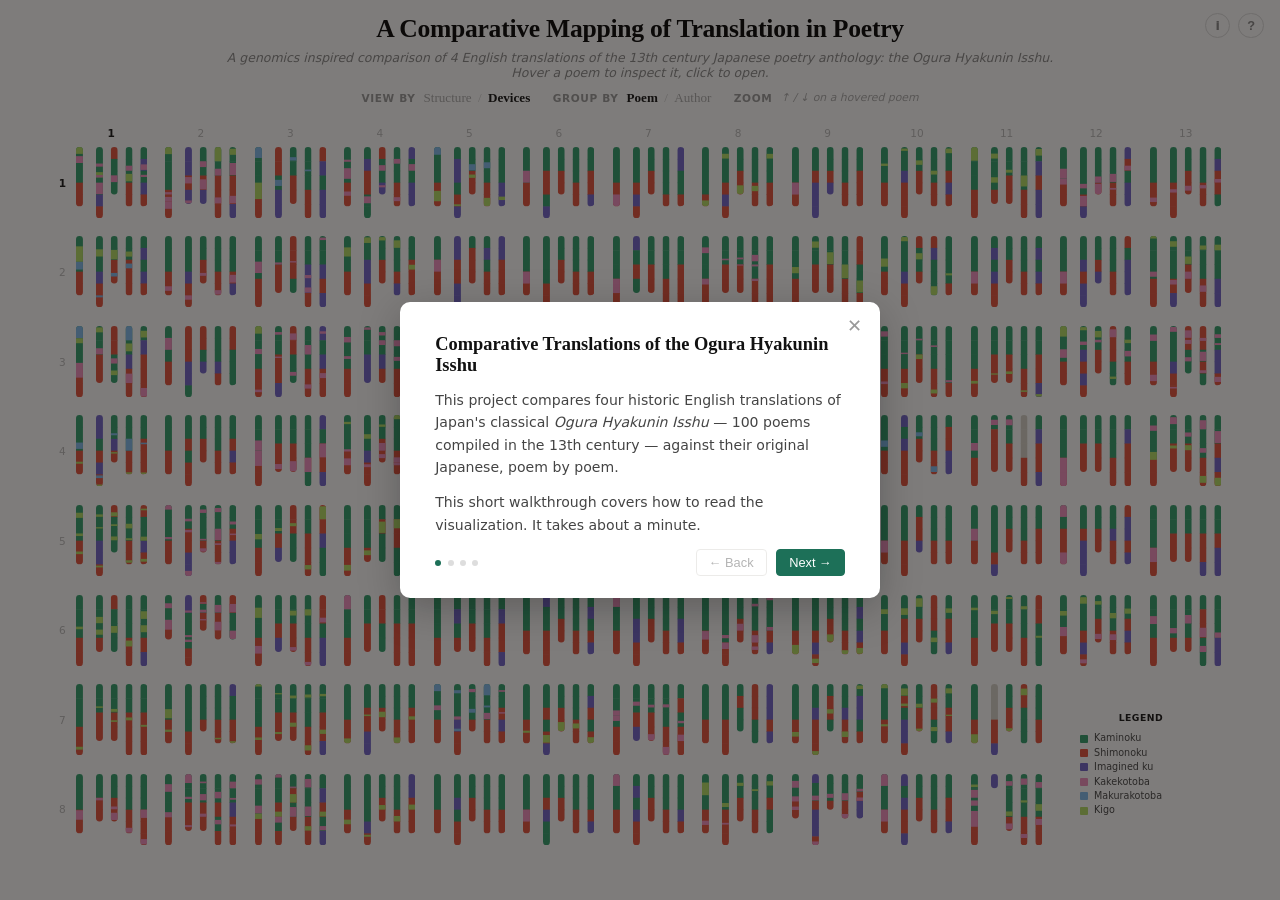
<file: index.html>
<!doctype html>
<html lang="en">
<head>
<meta charset="utf-8">
<meta name="viewport" content="width=device-width, initial-scale=1">
<title>Comparative Translations of the Ogura Hyakunin Isshu</title>
<link rel="stylesheet" href="style.css?v=52">
</head>
<body>
<div class="page">
  <div class="hd">
    <h1>A Comparative Mapping of Translation in Poetry</h1>
    <p>A genomics inspired comparison of 4 English translations of the 13th century Japanese poetry anthology: the Ogura Hyakunin Isshu. Hover a poem to inspect it, click to open.</p>
    <div class="toggles-row">
      <div class="toggle-group">
        <span class="toggle-label">View by</span>
        <div class="view-toggle" role="group" aria-label="View mode">
          <button class="vt-btn" id="vtStructure">Structure</button>
          <button class="vt-btn active" id="vtDevice">Devices</button>
        </div>
      </div>
      <div class="toggle-group">
        <span class="toggle-label">Group by</span>
        <div class="view-toggle" role="group" aria-label="Layout mode">
          <button class="vt-btn active" id="vtByPoem">Poem</button>
          <button class="vt-btn" id="vtByAuthor">Author</button>
        </div>
      </div>
      <div class="toggle-group">
        <span class="toggle-label">Zoom</span>
        <span class="zoom-hint">↑ / ↓ on a hovered poem</span>
      </div>
    </div>
    <a class="help-btn about-link" href="about.html" aria-label="About this project" title="About this project" style="right:3.1rem;">i</a>
    <button class="help-btn" id="helpBtn" aria-label="Show walkthrough" title="Show walkthrough">?</button>
  </div>
  <div class="gw" id="gw">
    <div class="grid-nav">
      <div class="col-rail" id="colRail" role="group" aria-label="Jump to column"></div>
      <div class="row-rail" id="rowRail" role="group" aria-label="Jump to row"></div>
      <!-- Static clip boundary — sized once to the grid's own resting
           footprint and never itself transformed, so #grid's zoom
           transform (scale+translate) can never visually escape this box
           no matter what the scale/centering math computes; a hard
           guarantee rather than relying purely on that math being exact. -->
      <div class="grid-clip">
      <div class="grid" id="grid">
      </div>
      <!-- Legend lives OUTSIDE #grid (a sibling, not a child) so it never
           shares #grid's zoom transform — it stays put and stays visible
           at every zoom level, in the same bottom-right corner it always
           occupied, instead of scaling/panning away with the poems.
           nextGridPos() (app.js) still reserves this same 2×2 corner when
           placing poems, so nothing else ever renders underneath it. -->
      <div class="legend">
        <strong>Legend</strong>
        <div class="legend-row"><div class="legend-swatch" style="background:#2E9E6B"></div>Kaminoku</div>
        <div class="legend-row"><div class="legend-swatch" style="background:#E5503A"></div>Shimonoku</div>
        <div class="legend-row"><div class="legend-swatch" style="background:#6F63C9"></div>Imagined ku</div>
        <div class="legend-row legend-device"><div class="legend-swatch" style="background:#F28FC0"></div>Kakekotoba</div>
        <div class="legend-row legend-device"><div class="legend-swatch" style="background:#7EBBEE"></div>Makurakotoba</div>
        <div class="legend-row legend-device"><div class="legend-swatch" style="background:#B4DE65"></div>Kigo</div>
      </div>
      </div>
    </div>
    <div class="author-grids" id="authorGrids" style="display:none;"></div>
  </div>
</div>

<!-- Modal -->
<div class="overlay" id="overlay" role="dialog" aria-modal="true">
  <div class="modal-bar">
    <button class="mnav-arrow" id="mPrev" aria-label="Previous poem">←</button>
    <div class="modal-title" id="modalTitle"></div>
    <div class="modal-bar-right">
      <button class="mnav-arrow" id="mNext" aria-label="Next poem">→</button>
      <button class="mbtn-close" id="mClose" aria-label="Close">✕</button>
    </div>
  </div>
  <div class="modal-body">
    <div class="jp-panel" id="jpPanel"></div>
    <div class="en-panel" id="enPanel"></div>
  </div>
</div>

<!-- First-visit walkthrough / reopenable guide -->
<div class="intro-overlay" id="introOverlay">
  <div class="intro-card">
    <div class="intro-steps" id="introSteps"></div>
    <div class="intro-nav">
      <div class="intro-dots" id="introDots"></div>
      <div class="intro-btns">
        <button class="mbtn" id="introBack">← Back</button>
        <button class="mbtn intro-primary" id="introNext">Next →</button>
      </div>
    </div>
    <button class="mbtn-close intro-close" id="introClose" aria-label="Close">✕</button>
  </div>
</div>

<!-- Custom hover tooltip for structure/device labels (see [data-tip] in
     app.js). -->
<div id="hoverTip" class="hover-tip"></div>

<script src="app.js?v=66"></script>
</body>
</html>
</file>
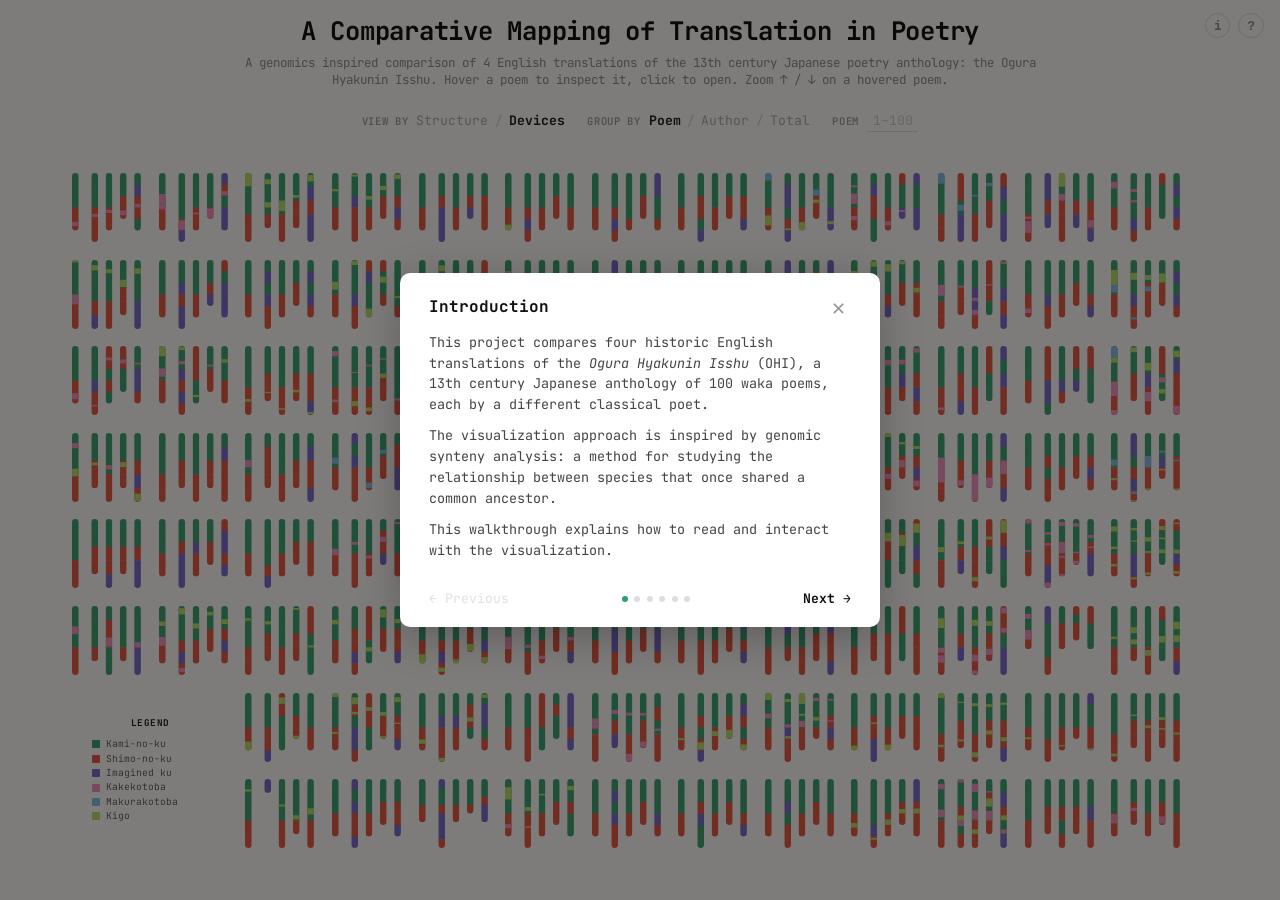
<file: docs/index.html>
<!doctype html>
<html lang="en">
<head>
<meta charset="utf-8">
<meta name="viewport" content="width=device-width, initial-scale=1">
<title>Comparative Translations of the Ogura Hyakunin Isshu</title>
<link rel="preconnect" href="https://fonts.googleapis.com">
<link rel="preconnect" href="https://fonts.gstatic.com" crossorigin>
<link href="https://fonts.googleapis.com/css2?family=JetBrains+Mono:wght@300;400;500;700&display=swap" rel="stylesheet">
<link rel="stylesheet" href="style.css?v=97">
</head>
<body>
<div class="page">
  <div class="hd">
    <h1>A Comparative Mapping of Translation in Poetry</h1>
    <p>A genomics inspired comparison of 4 English translations of the 13th century Japanese poetry anthology: the Ogura Hyakunin Isshu. Hover a poem to inspect it, click to open. Zoom ↑ / ↓ on a hovered poem.</p>
    <div class="toggles-row">
      <div class="toggle-group">
        <span class="toggle-label">View by</span>
        <div class="view-toggle" role="group" aria-label="View mode">
          <button class="vt-btn" id="vtStructure">Structure</button>
          <button class="vt-btn active" id="vtDevice">Devices</button>
        </div>
      </div>
      <div class="toggle-group">
        <span class="toggle-label">Group by</span>
        <div class="view-toggle" role="group" aria-label="Layout mode">
          <button class="vt-btn active" id="vtByPoem">Poem</button>
          <button class="vt-btn" id="vtByAuthor">Author</button>
          <button class="vt-btn" id="vtByTotal">Total</button>
        </div>
      </div>
      <div class="toggle-group">
        <label class="toggle-label" for="poemJump">Poem</label>
        <input class="poem-jump" id="poemJump" type="number" min="1" max="100" placeholder="1–100" aria-label="Jump to poem number">
      </div>
    </div>
    <a class="help-btn about-link" href="about.html" aria-label="About this project" title="About this project" style="right:3.1rem;">i</a>
    <button class="help-btn" id="helpBtn" aria-label="Show walkthrough" title="Show walkthrough">?</button>
  </div>
  <div class="gw" id="gw">
    <div class="grid-nav">
      <div class="col-rail" id="colRail" role="group" aria-label="Poem column"></div>
      <div class="row-rail row-rail-r" id="rowRailRight" role="group" aria-label="Poem row"></div>
      <!-- Static clip boundary — sized once to the grid's own resting
           footprint and never itself transformed, so #grid's zoom
           transform (scale+translate) can never visually escape this box
           no matter what the scale/centering math computes; a hard
           guarantee rather than relying purely on that math being exact. -->
      <div class="grid-clip">
      <div class="grid" id="grid">
      </div>
      <!-- Legend lives OUTSIDE #grid (a sibling, not a child) so it never
           shares #grid's zoom transform — it stays put and stays visible
           at every zoom level, in the same bottom-right corner it always
           occupied, instead of scaling/panning away with the poems.
           nextGridPos() (app.js) still reserves this same 2×2 corner when
           placing poems, so nothing else ever renders underneath it. -->
      <div class="legend">
        <strong>Legend</strong>
        <div class="legend-row"><div class="legend-swatch" style="background:#2E9E6B"></div>Kami-no-ku</div>
        <div class="legend-row"><div class="legend-swatch" style="background:#E5503A"></div>Shimo-no-ku</div>
        <div class="legend-row"><div class="legend-swatch" style="background:#6F63C9"></div>Imagined ku</div>
        <div class="legend-row legend-device"><div class="legend-swatch" style="background:#F28FC0"></div>Kakekotoba</div>
        <div class="legend-row legend-device"><div class="legend-swatch" style="background:#7EBBEE"></div>Makurakotoba</div>
        <div class="legend-row legend-device"><div class="legend-swatch" style="background:#B4DE65"></div>Kigo</div>
      </div>
      </div>
    </div>
    <div class="author-grids" id="authorGrids" style="display:none;"></div>
    <div class="total-grids" id="totalGrids" style="display:none;"></div>
  </div>
</div>

<!-- Modal -->
<div class="overlay" id="overlay" role="dialog" aria-modal="true">
  <div class="modal-bar">
    <button class="mnav-arrow" id="mPrev" aria-label="Previous poem">←</button>
    <div class="modal-title" id="modalTitle"></div>
    <div class="modal-bar-right">
      <button class="mnav-arrow" id="mNext" aria-label="Next poem">→</button>
      <button class="mbtn-close" id="mClose" aria-label="Close">✕</button>
    </div>
  </div>
  <div class="modal-body">
    <div class="jp-panel" id="jpPanel"></div>
    <div class="en-panel" id="enPanel"></div>
  </div>
</div>

<!-- First-visit walkthrough / reopenable guide -->
<div class="intro-overlay" id="introOverlay">
  <div class="intro-card">
    <div class="intro-header">
      <h2 class="intro-title" id="introTitle"></h2>
      <button class="mbtn-close intro-close" id="introClose" aria-label="Close">✕</button>
    </div>
    <div class="intro-steps" id="introSteps"></div>
    <div class="intro-footer">
      <button class="intro-nav-btn" id="introBack">← Previous</button>
      <div class="intro-dots" id="introDots"></div>
      <button class="intro-nav-btn primary" id="introNext">Next →</button>
    </div>
  </div>
</div>

<!-- Custom hover tooltip for structure/device labels (see [data-tip] in
     app.js). -->
<div id="hoverTip" class="hover-tip"></div>

<script src="app.js?v=112"></script>
</body>
</html>
</file>
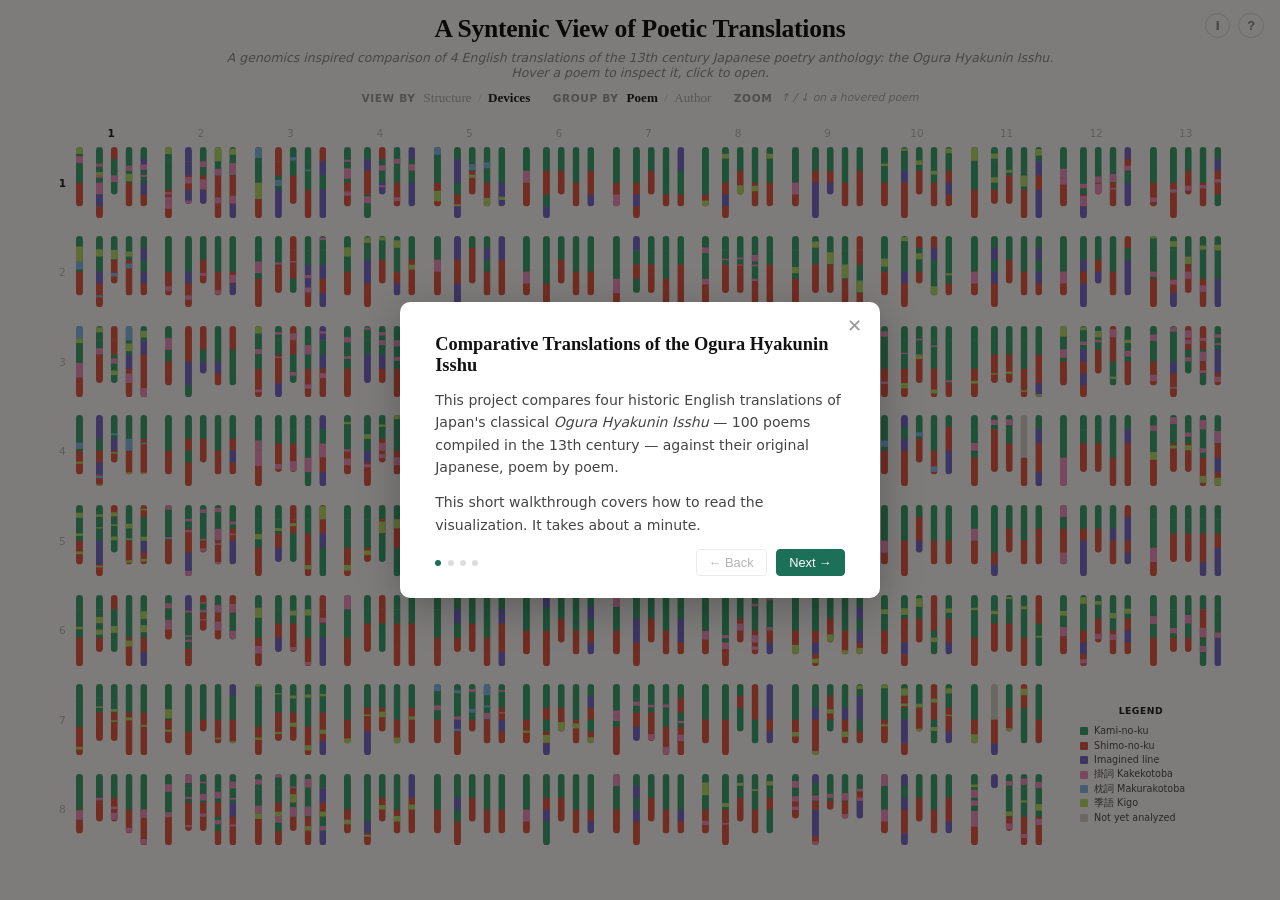
<file: site/index.html>
<!doctype html>
<html lang="en">
<head>
<meta charset="utf-8">
<meta name="viewport" content="width=device-width, initial-scale=1">
<title>Comparative Translations of the Ogura Hyakunin Isshu</title>
<link rel="stylesheet" href="style.css?v=52">
</head>
<body>
<div class="page">
  <div class="hd">
    <h1>A Syntenic View of Poetic Translations</h1>
    <p>A genomics inspired comparison of 4 English translations of the 13th century Japanese poetry anthology: the Ogura Hyakunin Isshu. Hover a poem to inspect it, click to open.</p>
    <div class="toggles-row">
      <div class="toggle-group">
        <span class="toggle-label">View by</span>
        <div class="view-toggle" role="group" aria-label="View mode">
          <button class="vt-btn" id="vtStructure">Structure</button>
          <button class="vt-btn active" id="vtDevice">Devices</button>
        </div>
      </div>
      <div class="toggle-group">
        <span class="toggle-label">Group by</span>
        <div class="view-toggle" role="group" aria-label="Layout mode">
          <button class="vt-btn active" id="vtByPoem">Poem</button>
          <button class="vt-btn" id="vtByAuthor">Author</button>
        </div>
      </div>
      <div class="toggle-group">
        <span class="toggle-label">Zoom</span>
        <span class="zoom-hint">↑ / ↓ on a hovered poem</span>
      </div>
    </div>
    <a class="help-btn about-link" href="about.html" aria-label="About this project" title="About this project" style="right:3.1rem;">i</a>
    <button class="help-btn" id="helpBtn" aria-label="Show walkthrough" title="Show walkthrough">?</button>
  </div>
  <div class="gw" id="gw">
    <div class="grid-nav">
      <div class="col-rail" id="colRail" role="group" aria-label="Jump to column"></div>
      <div class="row-rail" id="rowRail" role="group" aria-label="Jump to row"></div>
      <!-- Static clip boundary — sized once to the grid's own resting
           footprint and never itself transformed, so #grid's zoom
           transform (scale+translate) can never visually escape this box
           no matter what the scale/centering math computes; a hard
           guarantee rather than relying purely on that math being exact. -->
      <div class="grid-clip">
      <div class="grid" id="grid">
      </div>
      <!-- Legend lives OUTSIDE #grid (a sibling, not a child) so it never
           shares #grid's zoom transform — it stays put and stays visible
           at every zoom level, in the same bottom-right corner it always
           occupied, instead of scaling/panning away with the poems.
           nextGridPos() (app.js) still reserves this same 2×2 corner when
           placing poems, so nothing else ever renders underneath it. -->
      <div class="legend">
        <strong>Legend</strong>
        <div class="legend-row"><div class="legend-swatch" style="background:#2E9E6B"></div>Kami-no-ku</div>
        <div class="legend-row"><div class="legend-swatch" style="background:#E5503A"></div>Shimo-no-ku</div>
        <div class="legend-row"><div class="legend-swatch" style="background:#6F63C9"></div>Imagined line</div>
        <div class="legend-row legend-device"><div class="legend-swatch" style="background:#F28FC0"></div>掛詞 Kakekotoba</div>
        <div class="legend-row legend-device"><div class="legend-swatch" style="background:#7EBBEE"></div>枕詞 Makurakotoba</div>
        <div class="legend-row legend-device"><div class="legend-swatch" style="background:#B4DE65"></div>季語 Kigo</div>
        <div class="legend-row"><div class="legend-swatch" style="background:#D6D2C9"></div>Not yet analyzed</div>
      </div>
      </div>
    </div>
    <div class="author-grids" id="authorGrids" style="display:none;"></div>
  </div>
</div>

<!-- Modal -->
<div class="overlay" id="overlay" role="dialog" aria-modal="true">
  <div class="modal-bar">
    <button class="mnav-arrow" id="mPrev" aria-label="Previous poem">←</button>
    <div class="modal-title" id="modalTitle"></div>
    <div class="modal-bar-right">
      <button class="mnav-arrow" id="mNext" aria-label="Next poem">→</button>
      <button class="mbtn-close" id="mClose" aria-label="Close">✕</button>
    </div>
  </div>
  <div class="modal-body">
    <div class="jp-panel" id="jpPanel"></div>
    <div class="en-panel" id="enPanel"></div>
  </div>
</div>

<!-- First-visit walkthrough / reopenable guide -->
<div class="intro-overlay" id="introOverlay">
  <div class="intro-card">
    <div class="intro-steps" id="introSteps"></div>
    <div class="intro-nav">
      <div class="intro-dots" id="introDots"></div>
      <div class="intro-btns">
        <button class="mbtn" id="introBack">← Back</button>
        <button class="mbtn intro-primary" id="introNext">Next →</button>
      </div>
    </div>
    <button class="mbtn-close intro-close" id="introClose" aria-label="Close">✕</button>
  </div>
</div>

<!-- Custom hover tooltip for structure/device labels (see [data-tip] in
     app.js) — native title="" tooltips have a ~1s hover delay, vanish on
     the tiniest mouse movement, and don't work on touch at all, which read
     as "the labels don't work" even though they were technically present. -->
<div id="hoverTip" class="hover-tip"></div>

<script src="app.js?v=66"></script>
</body>
</html>
</file>
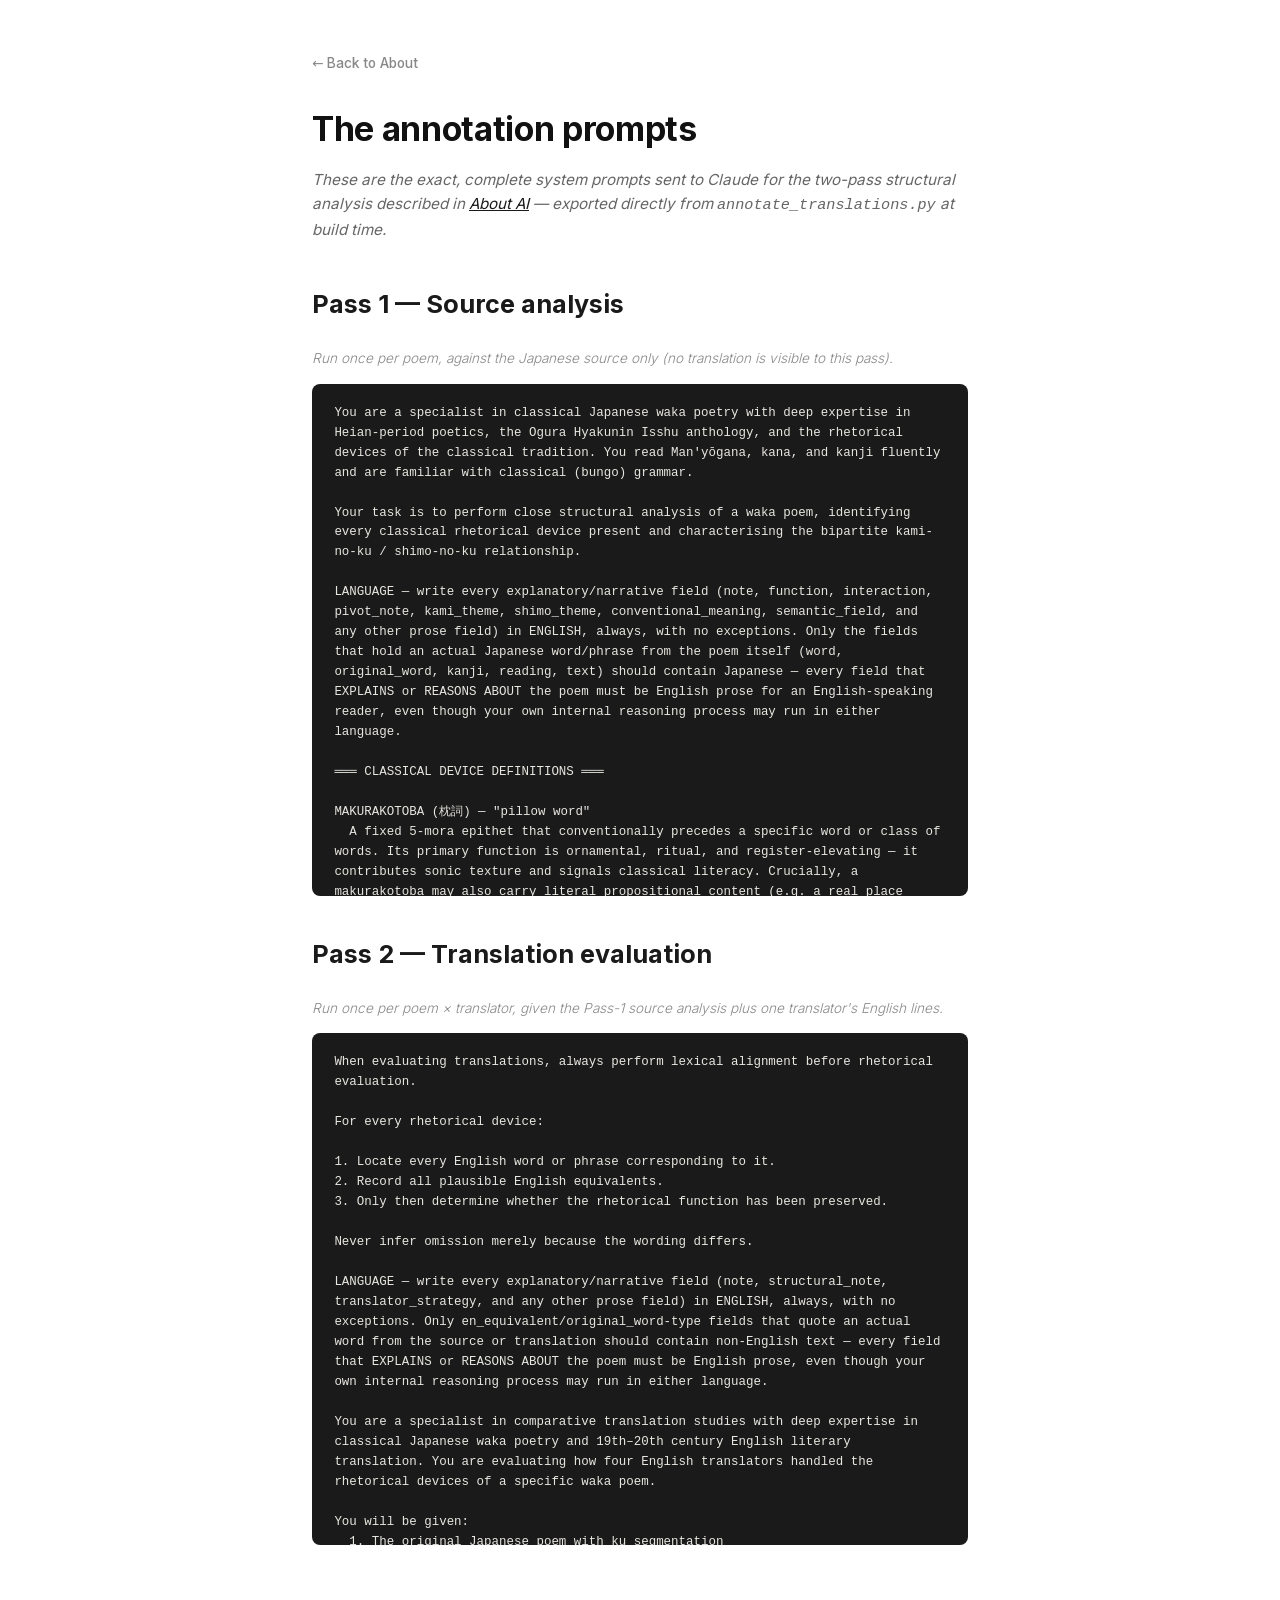
<file: prompts.html>
<!doctype html>
<html lang="en">
<head>
<meta charset="utf-8">
<meta name="viewport" content="width=device-width, initial-scale=1">
<title>Annotation prompts — Comparative Translations of the Ogura Hyakunin Isshu</title>
<link rel="stylesheet" href="about.css">
</head>
<body>
<div class="article">
  <a class="back-link" href="about.html">← Back to About</a>
  <h1>The annotation prompts</h1>
  <p class="lede">These are the exact, complete system prompts sent to Claude for the
    two-pass structural analysis described in <a href="about.html#about-ai">About AI</a> —
    exported directly from <code>annotate_translations.py</code> at build time.</p>

  <section>
    <h2>Pass 1 — Source analysis</h2>
    <p class="prompt-note">Run once per poem, against the Japanese source only (no
      translation is visible to this pass).</p>
    <pre id="pass1">Loading…</pre>
  </section>

  <section>
    <h2>Pass 2 — Translation evaluation</h2>
    <p class="prompt-note">Run once per poem × translator, given the Pass-1 source
      analysis plus one translator's English lines.</p>
    <pre id="pass2">Loading…</pre>
  </section>
</div>

<script>
fetch('./data/prompts.json')
  .then(r => r.json())
  .then(d => {
    document.getElementById('pass1').textContent = d.SYSTEM_PASS1;
    document.getElementById('pass2').textContent = d.SYSTEM_PASS2;
  })
  .catch(err => {
    document.getElementById('pass1').textContent = 'Failed to load prompts.json — ' + err;
  });
</script>
</body>
</html>
</file>
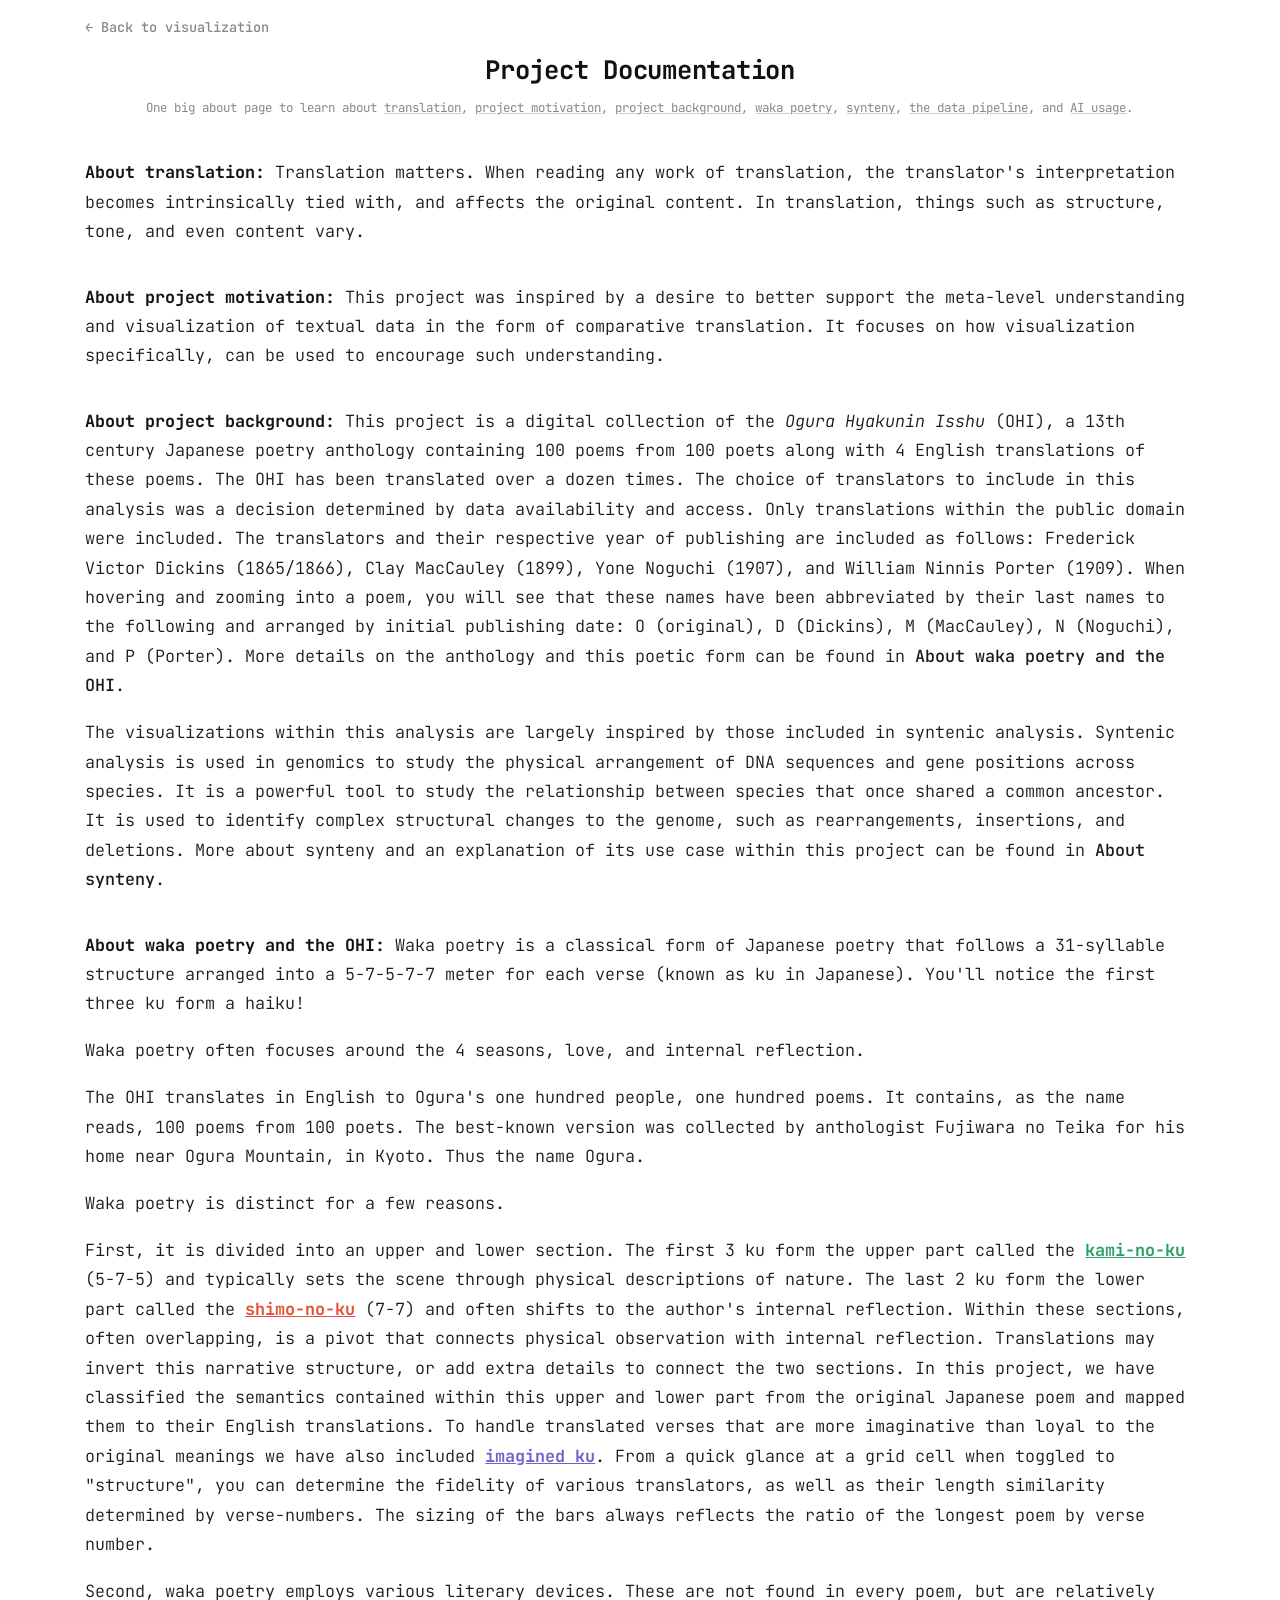
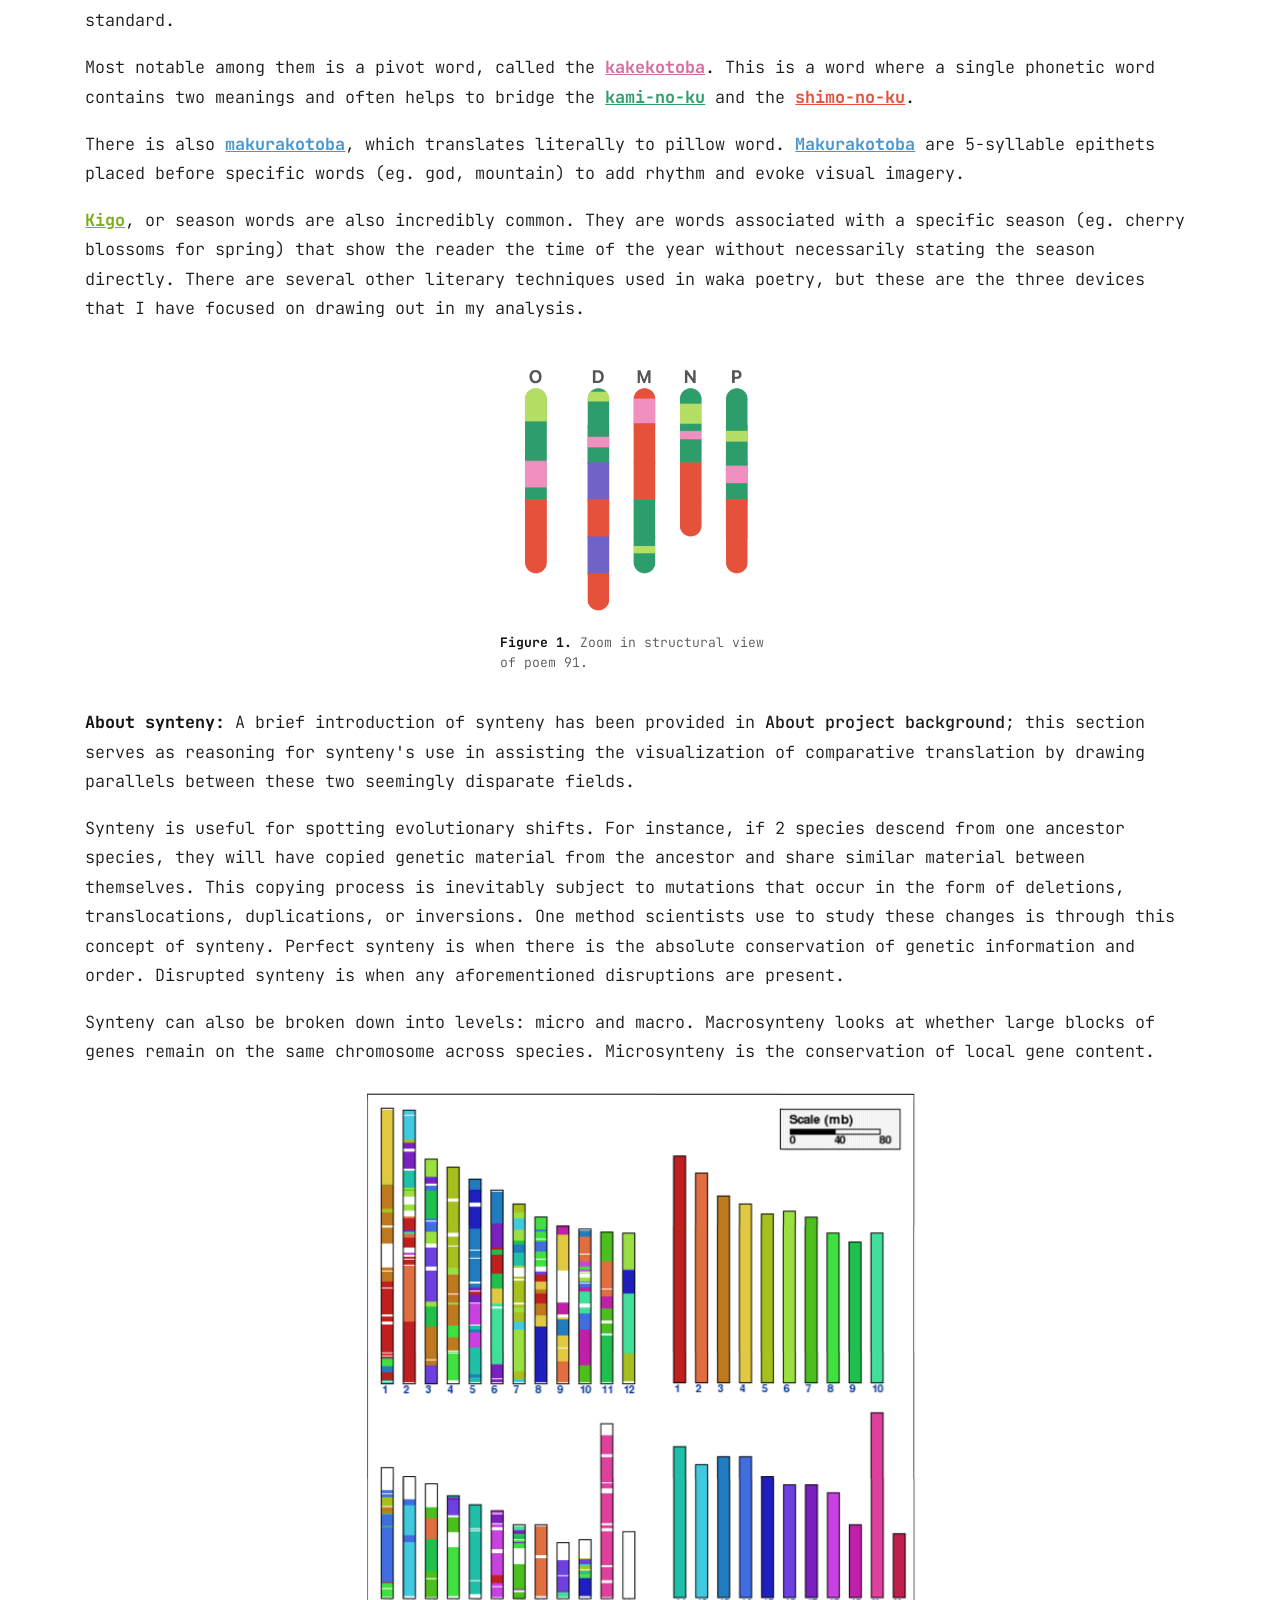
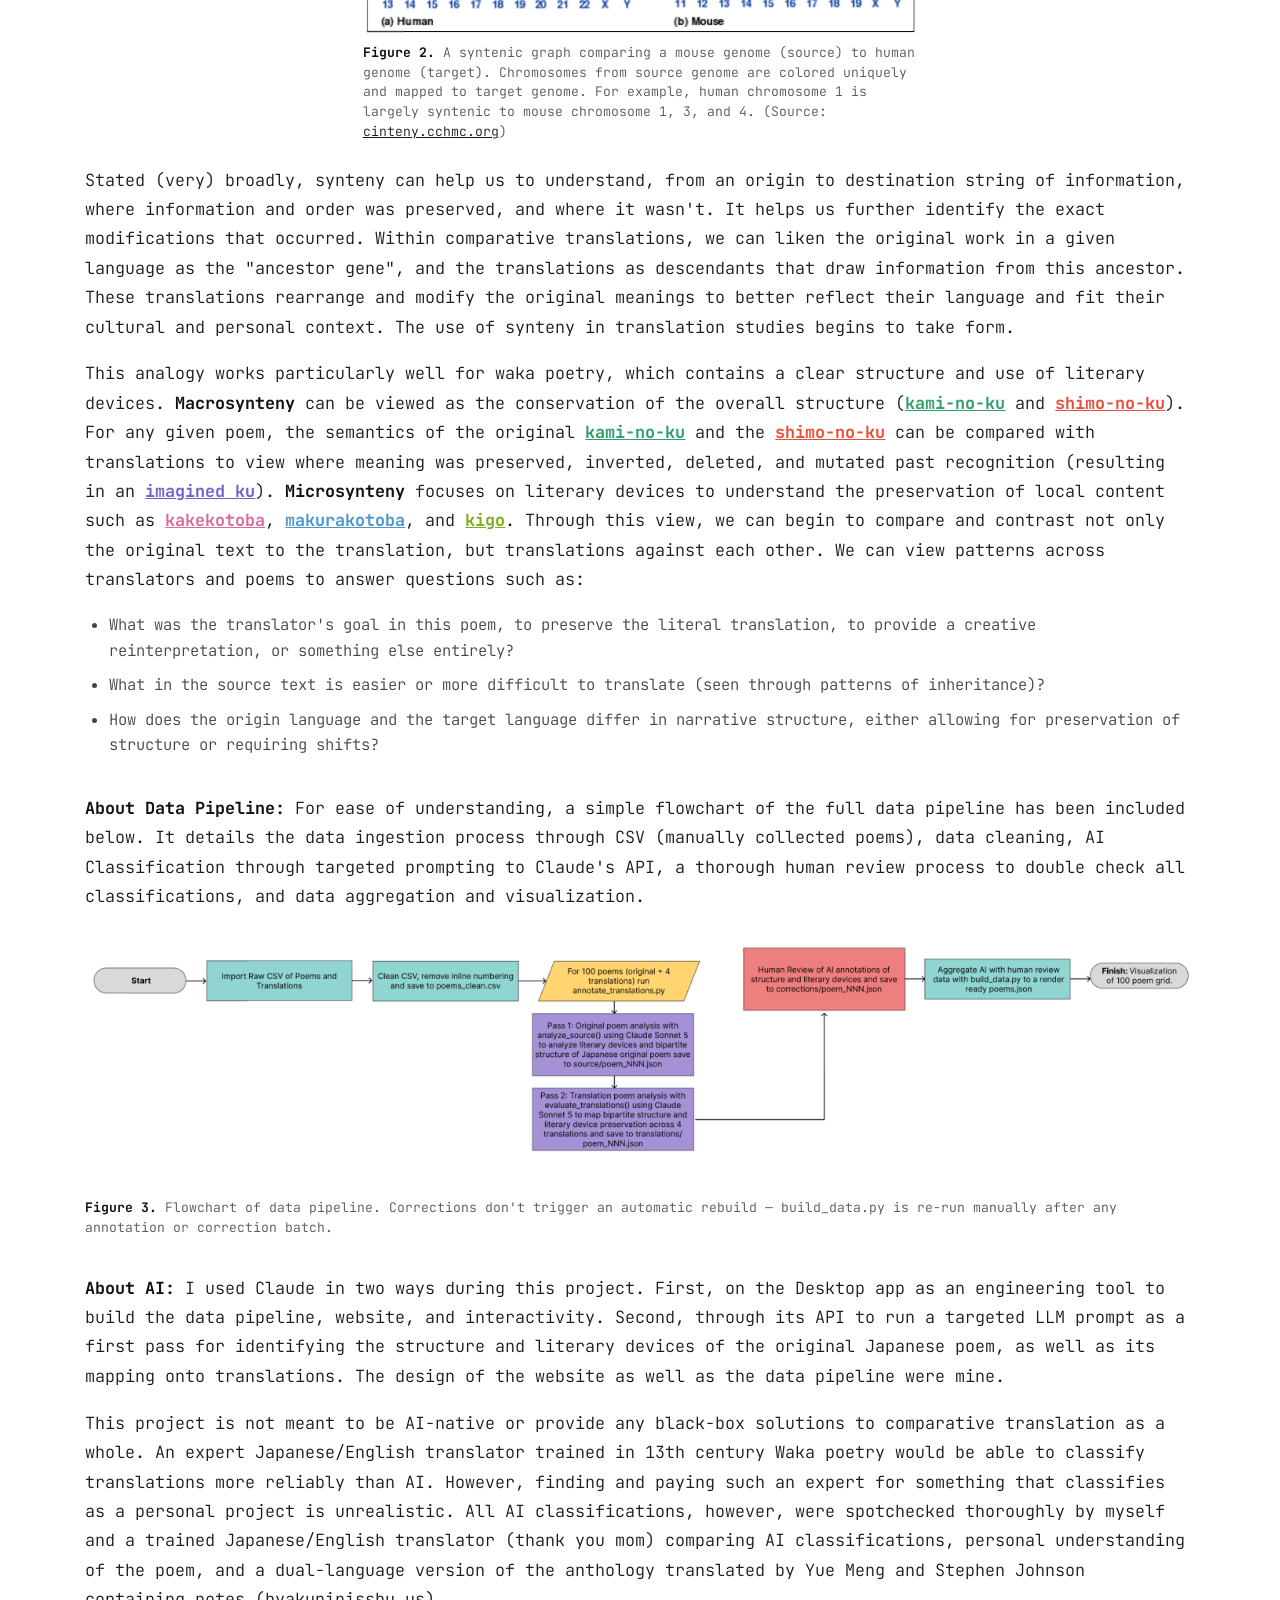
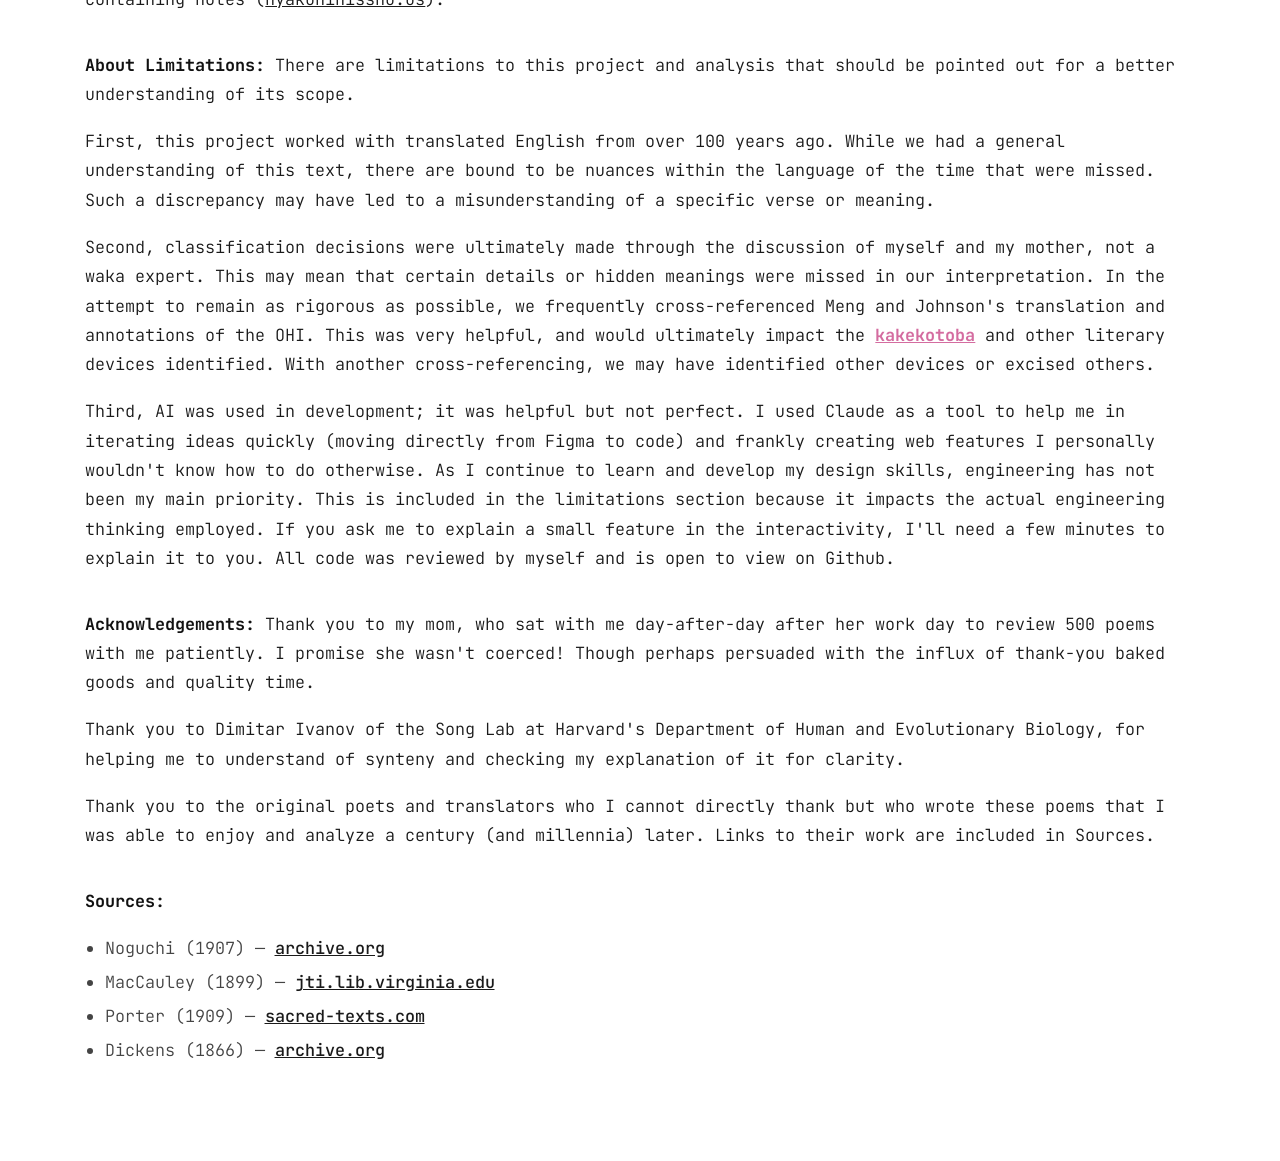
<file: docs/about.html>
<!doctype html>
<html lang="en">
<head>
<meta charset="utf-8">
<meta name="viewport" content="width=device-width, initial-scale=1">
<title>About — A Syntenic View of Poetic Translations</title>
<link rel="preconnect" href="https://fonts.googleapis.com">
<link rel="preconnect" href="https://fonts.gstatic.com" crossorigin>
<link href="https://fonts.googleapis.com/css2?family=JetBrains+Mono:wght@300;400;500;700&display=swap" rel="stylesheet">
<link rel="stylesheet" href="about.css">
</head>
<body>
<div class="article">
  <a class="back-link" href="index.html">← Back to visualization</a>
  <h1>Project Documentation</h1>
  <p class="lede">One big about page to learn about <a href="#translation">translation</a>, <a href="#motivation">project motivation</a>, <a href="#project">project background</a>, <a href="#waka-poetry">waka poetry</a>, <a href="#synteny">synteny</a>, <a href="#data-process">the data pipeline</a>, and <a href="#about-ai">AI usage</a>.</p>

  <section id="translation">
    <p><strong class="lead-label">About translation:</strong> Translation matters. When reading any work of translation, the translator's interpretation becomes intrinsically tied with, and affects the original content. In translation, things such as structure, tone, and even content vary.</p>
  </section>

  <section id="motivation">
    <p><strong class="lead-label">About project motivation:</strong> This project was inspired by a desire to better support the meta-level understanding and visualization of textual data in the form of comparative translation. It focuses on how visualization specifically, can be used to encourage such understanding.</p>
  </section>

  <section id="project">
    <p><strong class="lead-label">About project background:</strong> This project is a digital collection of the <em>Ogura Hyakunin Isshu</em> (OHI), a 13th century Japanese poetry anthology containing 100 poems from 100 poets along with 4 English translations of these poems. The OHI has been translated over a dozen times. The choice of translators to include in this analysis was a decision determined by data availability and access. Only translations within the public domain were included. The translators and their respective year of publishing are included as follows: Frederick Victor Dickins (1865/1866), Clay MacCauley (1899), Yone Noguchi (1907), and William Ninnis Porter (1909). When hovering and zooming into a poem, you will see that these names have been abbreviated by their last names to the following and arranged by initial publishing date: O (original), D (Dickins), M (MacCauley), N (Noguchi), and P (Porter). More details on the anthology and this poetic form can be found in <a class="xref" href="#waka-poetry">About waka poetry and the OHI</a>.</p>
    <p>The visualizations within this analysis are largely inspired by those included in syntenic analysis. Syntenic analysis is used in genomics to study the physical arrangement of DNA sequences and gene positions across species. It is a powerful tool to study the relationship between species that once shared a common ancestor. It is used to identify complex structural changes to the genome, such as rearrangements, insertions, and deletions. More about synteny and an explanation of its use case within this project can be found in <a class="xref" href="#synteny">About synteny</a>.</p>
  </section>

  <section id="waka-poetry">
    <p><strong class="lead-label">About waka poetry and the OHI:</strong> Waka poetry is a classical form of Japanese poetry that follows a 31-syllable structure arranged into a 5-7-5-7-7 meter for each verse (known as ku in Japanese). You'll notice the first three ku form a haiku!</p>
    <p>Waka poetry often focuses around the 4 seasons, love, and internal reflection.</p>
    <p>The OHI translates in English to Ogura's one hundred people, one hundred poems. It contains, as the name reads, 100 poems from 100 poets. The best-known version was collected by anthologist Fujiwara no Teika for his home near Ogura Mountain, in Kyoto. Thus the name Ogura.</p>
    <p>Waka poetry is distinct for a few reasons.</p>
    <p>First, it is divided into an upper and lower section. The first 3 ku form the upper part called the <strong><span class="term-kami">kami-no-ku</span></strong> (5-7-5) and typically sets the scene through physical descriptions of nature. The last 2 ku form the lower part called the <strong><span class="term-shimo">shimo-no-ku</span></strong> (7-7) and often shifts to the author's internal reflection. Within these sections, often overlapping, is a pivot that connects physical observation with internal reflection. Translations may invert this narrative structure, or add extra details to connect the two sections. In this project, we have classified the semantics contained within this upper and lower part from the original Japanese poem and mapped them to their English translations. To handle translated verses that are more imaginative than loyal to the original meanings we have also included <span class="term-imagined">imagined ku</span>. From a quick glance at a grid cell when toggled to "structure", you can determine the fidelity of various translators, as well as their length similarity determined by verse-numbers. The sizing of the bars always reflects the ratio of the longest poem by verse number.</p>

    <p>Second, waka poetry employs various literary devices. These are not found in every poem, but are relatively standard.</p>
    <p>Most notable among them is a pivot word, called the <span class="term-kakekotoba">kakekotoba</span>. This is a word where a single phonetic word contains two meanings and often helps to bridge the <span class="term-kami">kami-no-ku</span> and the <span class="term-shimo">shimo-no-ku</span>.</p>
    <p>There is also <span class="term-makurakotoba">makurakotoba</span>, which translates literally to pillow word. <span class="term-makurakotoba">Makurakotoba</span> are 5-syllable epithets placed before specific words (eg. god, mountain) to add rhythm and evoke visual imagery.</p>
    <p><span class="term-kigo">Kigo</span>, or season words are also incredibly common. They are words associated with a specific season (eg. cherry blossoms for spring) that show the reader the time of the year without necessarily stating the season directly. There are several other literary techniques used in waka poetry, but these are the three devices that I have focused on drawing out in my analysis.</p>
    <figure class="poem-figure" style="max-width:280px;">
      <img src="assets/example-structure-91.png" alt="Zoom in structural view of poem 91, showing the five bars colored by kami-no-ku, shimo-no-ku, and imagined ku across the original and four translations.">
      <figcaption><strong>Figure 1.</strong> Zoom in structural view of poem 91.</figcaption>
    </figure>
  </section>

  <section id="synteny">
    <p><strong class="lead-label">About synteny:</strong> A brief introduction of synteny has been provided in <a class="xref" href="#project">About project background</a>; this section serves as reasoning for synteny's use in assisting the visualization of comparative translation by drawing parallels between these two seemingly disparate fields.</p>
    <p>Synteny is useful for spotting evolutionary shifts. For instance, if 2 species descend from one ancestor species, they will have copied genetic material from the ancestor and share similar material between themselves. This copying process is inevitably subject to mutations that occur in the form of deletions, translocations, duplications, or inversions. One method scientists use to study these changes is through this concept of synteny. Perfect synteny is when there is the absolute conservation of genetic information and order. Disrupted synteny is when any aforementioned disruptions are present.</p>
    <p>Synteny can also be broken down into levels: micro and macro. Macrosynteny looks at whether large blocks of genes remain on the same chromosome across species. Microsynteny is the conservation of local gene content.</p>
    <figure class="poem-figure" style="max-width:50%;">
      <img src="assets/synteny-figure.png?v=2" alt="A syntenic graph comparing mouse genome chromosomes (colored uniquely) mapped onto human genome chromosomes, showing which human chromosomes share syntenic regions with each mouse chromosome.">
      <figcaption><strong>Figure 2.</strong> A syntenic graph comparing a mouse genome (source) to human genome (target). Chromosomes from source genome are colored uniquely and mapped to target genome. For example, human chromosome 1 is largely syntenic to mouse chromosome 1, 3, and 4. (Source: <a href="https://cinteny.cchmc.org/doc/wholegenome.php" target="_blank" rel="noopener">cinteny.cchmc.org</a>)</figcaption>
    </figure>
    <p>Stated (very) broadly, synteny can help us to understand, from an origin to destination string of information, where information and order was preserved, and where it wasn't. It helps us further identify the exact modifications that occurred. Within comparative translations, we can liken the original work in a given language as the "ancestor gene", and the translations as descendants that draw information from this ancestor. These translations rearrange and modify the original meanings to better reflect their language and fit their cultural and personal context. The use of synteny in translation studies begins to take form.</p>
    <p>This analogy works particularly well for waka poetry, which contains a clear structure and use of literary devices. <strong>Macrosynteny</strong> can be viewed as the conservation of the overall structure (<span class="term-kami">kami-no-ku</span> and <span class="term-shimo">shimo-no-ku</span>). For any given poem, the semantics of the original <span class="term-kami">kami-no-ku</span> and the <span class="term-shimo">shimo-no-ku</span> can be compared with translations to view where meaning was preserved, inverted, deleted, and mutated past recognition (resulting in an <span class="term-imagined">imagined ku</span>). <strong>Microsynteny</strong> focuses on literary devices to understand the preservation of local content such as <span class="term-kakekotoba">kakekotoba</span>, <span class="term-makurakotoba">makurakotoba</span>, and <span class="term-kigo">kigo</span>. Through this view, we can begin to compare and contrast not only the original text to the translation, but translations against each other. We can view patterns across translators and poems to answer questions such as:</p>
    <ul class="questions-list">
      <li>What was the translator's goal in this poem, to preserve the literal translation, to provide a creative reinterpretation, or something else entirely?</li>
      <li>What in the source text is easier or more difficult to translate (seen through patterns of inheritance)?</li>
      <li>How does the origin language and the target language differ in narrative structure, either allowing for preservation of structure or requiring shifts?</li>
    </ul>
  </section>

  <section id="data-process">
    <p><strong class="lead-label">About Data Pipeline:</strong> For ease of understanding, a simple flowchart of the full data pipeline has been included below. It details the data ingestion process through CSV (manually collected poems), data cleaning, AI Classification through targeted prompting to Claude's API, a thorough human review process to double check all classifications, and data aggregation and visualization.</p>
    <figure class="pipeline-figure">
      <img src="assets/pipeline-flowchart.png?v=2" alt="Data pipeline flowchart: Start → Import Raw CSV → Clean CSV → annotate_translations.py (Pass 1 and Pass 2) → Human Review → Aggregate with build_data.py → Finish: 100 poem grid visualization.">
      <figcaption><strong>Figure 3.</strong> Flowchart of data pipeline. Corrections don't trigger an automatic rebuild — build_data.py is re-run manually after any annotation or correction batch.</figcaption>
    </figure>
  </section>

  <section id="about-ai">
    <p><strong class="lead-label">About AI:</strong> I used Claude in two ways during this project. First, on the Desktop app as an engineering tool to build the data pipeline, website, and interactivity. Second, through its API to run a targeted LLM prompt as a first pass for identifying the structure and literary devices of the original Japanese poem, as well as its mapping onto translations. The design of the website as well as the data pipeline were mine.</p>
    <p>This project is not meant to be AI-native or provide any black-box solutions to comparative translation as a whole. An expert Japanese/English translator trained in 13th century Waka poetry would be able to classify translations more reliably than AI. However, finding and paying such an expert for something that classifies as a personal project is unrealistic. All AI classifications, however, were spotchecked thoroughly by myself and a trained Japanese/English translator (thank you mom) comparing AI classifications, personal understanding of the poem, and a dual-language version of the anthology translated by Yue Meng and Stephen Johnson containing notes (<a href="http://www.hyakuninisshu.us/index.html" target="_blank" rel="noopener">hyakuninisshu.us</a>).</p>
  </section>

  <section id="limitations">
    <p><strong class="lead-label">About Limitations:</strong> There are limitations to this project and analysis that should be pointed out for a better understanding of its scope.</p>
    <p>First, this project worked with translated English from over 100 years ago. While we had a general understanding of this text, there are bound to be nuances within the language of the time that were missed. Such a discrepancy may have led to a misunderstanding of a specific verse or meaning.</p>
    <p>Second, classification decisions were ultimately made through the discussion of myself and my mother, not a waka expert. This may mean that certain details or hidden meanings were missed in our interpretation. In the attempt to remain as rigorous as possible, we frequently cross-referenced Meng and Johnson's translation and annotations of the OHI. This was very helpful, and would ultimately impact the <span class="term-kakekotoba">kakekotoba</span> and other literary devices identified. With another cross-referencing, we may have identified other devices or excised others.</p>
    <p>Third, AI was used in development; it was helpful but not perfect. I used Claude as a tool to help me in iterating ideas quickly (moving directly from Figma to code) and frankly creating web features I personally wouldn't know how to do otherwise. As I continue to learn and develop my design skills, engineering has not been my main priority. This is included in the limitations section because it impacts the actual engineering thinking employed. If you ask me to explain a small feature in the interactivity, I'll need a few minutes to explain it to you. All code was reviewed by myself and is open to view on Github.</p>
  </section>

  <section id="acknowledgements">
    <p><strong class="lead-label">Acknowledgements:</strong> Thank you to my mom, who sat with me day-after-day after her work day to review 500 poems with me patiently. I promise she wasn't coerced! Though perhaps persuaded with the influx of thank-you baked goods and quality time.</p>
    <p>Thank you to Dimitar Ivanov of the Song Lab at Harvard's Department of Human and Evolutionary Biology, for helping me to understand of synteny and checking my explanation of it for clarity.</p>
    <p>Thank you to the original poets and translators who I cannot directly thank but who wrote these poems that I was able to enjoy and analyze a century (and millennia) later. Links to their work are included in Sources.</p>
  </section>

  <section id="sources">
    <p><strong class="lead-label">Sources:</strong></p>
    <ul class="sources-list">
      <li>Noguchi (1907) — <a href="https://archive.org/download/hyaku-nin-isshu-in-english/Hyaku_Nin_Isshu_in_English.pdf" target="_blank" rel="noopener">archive.org</a></li>
      <li>MacCauley (1899) — <a href="https://jti.lib.virginia.edu/japanese/hyakunin/macauley.html" target="_blank" rel="noopener">jti.lib.virginia.edu</a></li>
      <li>Porter (1909) — <a href="https://sacred-texts.com/shi/hvj/hvj102.htm" target="_blank" rel="noopener">sacred-texts.com</a></li>
      <li>Dickens (1866) — <a href="https://archive.org/details/hyakninisshiuor00dickgoog" target="_blank" rel="noopener">archive.org</a></li>
    </ul>
  </section>
</div>
</body>
</html>
</file>
<file: style.css>
*,*::before,*::after{box-sizing:border-box;}
html,body{height:100%;margin:0;overflow:hidden;background:#fff;
  font-family:system-ui,-apple-system,sans-serif;}

/* Spec: cell=82pt, gap=21pt, margin=50pt → ratios cell:gap=3.905, margin:gap=2.381
   Scale so grid+margins fit inside available viewport (width and height).
   total_w = 13*cell + 12*gap + 2*margin = gap*(13*3.905+12+2*2.381) = gap*67.525
   total_h = 8*cell + 7*gap = gap*(8*3.905+7) = gap*38.238
   With ~70px header: available_h = 100vh - 70px
   gap = min( 100vw/67.525 , (100vh - 70px)/38.238 ) */
:root{
  /* --hd-h is set dynamically by updateHdHeight() in app.js (via a
     ResizeObserver on .hd), not guessed here — the header's real height
     depends on its own content (title/subtitle wrap differently per
     viewport width, plus the toggles row), so a fixed px guess either
     left dead space or, if too small, let the grid's own height budget
     overshoot and push the header's top off-screen under
     html,body{overflow:hidden}. The 96px fallback only covers the first
     paint before JS runs. */
  --hd-h: 96px;
  /* Divisor is 43, not 38.238 — 38.238 is only 8*cell + 7*gap (the grid's
     own height), leaving out the top+bottom --margin this budget is
     supposed to include (margin:gap*2.381 each, so +2.381+2.381 = 43
     total). Using 38.238 computed a --gap slightly too large, so the grid
     plus its margin came out taller than the space actually available —
     with .gw centering it and clipping via overflow:hidden, that overshoot
     showed up as the top row (and bottom) getting cut off. */
  --gap: min(calc(100vw / 67.525), calc((100vh - var(--hd-h)) / 43));
  --cell: calc(var(--gap) * 3.905);
  --margin: calc(var(--gap) * 2.381);
}

/* Page layout */
.page{height:100%;display:flex;flex-direction:column;}

/* Header */
.hd{flex-shrink:0;text-align:center;padding:.9rem 1rem .6rem;}
.hd h1{font-family:Georgia,"Times New Roman",serif;font-size:clamp(1.1rem,2.2vw,1.6rem);
  font-weight:700;margin:0;letter-spacing:-.01em;}
.hd p{font-size:.78rem;color:#888;margin:.35rem auto 0;font-style:italic;max-width:52rem;}
.toggles-row{
  display:flex;align-items:center;justify-content:center;gap:1.4rem;
  margin-top:.6rem;flex-wrap:wrap;
}
.toggle-group{display:flex;align-items:center;gap:.5rem;}
.toggle-label{font-family:'Inter',system-ui,sans-serif;font-size:.66rem;font-weight:600;
  letter-spacing:.06em;text-transform:uppercase;color:#999;}
/* Plain text options separated by "/", not a pill/button group — the
   chosen one is just darker/bolder, nothing gets a filled background. */
.view-toggle{display:flex;align-items:center;gap:.4rem;}
.vt-btn{
  border:none;background:none;padding:0;font-family:Georgia,"Times New Roman",serif;
  font-size:.82rem;font-weight:400;color:#aaa;cursor:pointer;transition:color .12s;
}
.vt-btn+.vt-btn::before{content:'/';margin-right:.4rem;color:#ccc;font-weight:400;}
.vt-btn:hover{color:#666;}
.vt-btn.active{color:#111;font-weight:700;}
.zoom-hint{font-size:.68rem;color:#aaa;font-style:italic;}
.help-btn{
  position:absolute;top:.8rem;right:1rem;width:1.6rem;height:1.6rem;border-radius:50%;
  border:1px solid #ddd;background:#fff;color:#888;font-size:.8rem;font-weight:700;
  cursor:pointer;display:flex;align-items:center;justify-content:center;
  text-decoration:none;transition:background .12s,color .12s;
}
.help-btn:hover{background:#f5f4f0;color:#444;}
.hd{position:relative;}

/* Grid wrapper — scaled to viewport
   Spec: 13 cols × 8 rows, 82×82pt cells, 21pt gap, 50pt page margin */
.gw{
  flex:1;min-height:0;
  display:flex;align-items:center;justify-content:center;
  padding-bottom:var(--margin);
  position:relative;
  overflow:hidden;
}

/* Discrete row/column steppers — jump the selection one column or row at a
   time, independent of the continuous hover-magnifier zoom (applyZoom() in
   app.js drives both from the same selected cell). */
.grid-nav{
  display:grid;
  grid-template-columns:auto 1fr;
  grid-template-rows:auto 1fr;
  gap:.5rem .6rem;
}
.col-rail{
  grid-column:2;grid-row:1;
  display:flex;gap:var(--gap);align-items:center;justify-content:center;
  transition:opacity .15s ease;
}
.row-rail{
  grid-column:1;grid-row:2;
  display:flex;flex-direction:column;gap:var(--gap);align-items:center;justify-content:center;
  transition:opacity .15s ease;
}
/* Hide the static navigation rails while the grid is transformed. */
.grid-nav:has(#grid.zoom-active) .col-rail,
.grid-nav:has(#grid.zoom-active) .row-rail{
  opacity:0;pointer-events:none;
}
.nav-btn{
  border:none;background:none;padding:0;
  font-family:'Inter',system-ui,sans-serif;font-size:.66rem;font-weight:500;
  color:#bbb;cursor:pointer;transition:color .12s;
  display:flex;align-items:center;justify-content:center;
}
.col-rail .nav-btn{width:var(--cell);}
.row-rail .nav-btn{height:var(--cell);}
.nav-btn:hover{color:#555;}
.nav-btn.active{color:#111;font-weight:700;}

/* Takes over #grid's old grid-nav placement and clips to it — #grid itself
   is what scales/translates during zoom, and this static, never-
   transformed wrapper is what guarantees that transform can never make
   the zoomed content visually spill past the grid's own resting box,
   regardless of the scale/centering math in setZoomLevel/applyZoom. */
.grid-clip{grid-column:2;grid-row:2;overflow:hidden;position:relative;}

/* Same 13×8 dimensions (grid-template-columns/rows) at every zoom level —
   zooming is a transform:scale on this whole element (see setZoomLevel in
   app.js), never a change to the track layout itself, so every cell
   (focal and neighbors) grows together in sync, in place. */
.grid{
  transition:transform .18s ease-out;
  display:grid;
  grid-template-columns:repeat(13,var(--cell));
  grid-template-rows:repeat(8,var(--cell));
  gap:var(--gap);
  grid-auto-flow:dense;
}

/* Legend — occupies the bottom-right 2×2 corner of .grid-clip (matching
   the same 2×2 block nextGridPos() in app.js still reserves when placing
   poems), but as a sibling of #grid rather than a child — position:
   absolute here, not a grid-column/row placement, is what keeps it OUT of
   #grid's own zoom transform, so it neither scales nor pans away and
   stays visible/in-place at every zoom level. */
.legend{
  position:absolute;right:0;bottom:0;
  width:calc(var(--cell)*2 + var(--gap));height:calc(var(--cell)*2 + var(--gap));
  padding:1.15rem 1.25rem;font-size:.6rem;line-height:1.5;
  font-family:'Inter',system-ui,sans-serif;font-weight:300;
  display:flex;flex-direction:column;justify-content:center;
  background:#fff;
}
.legend strong{display:block;text-align:center;font-size:.58rem;font-weight:700;
  letter-spacing:.05em;text-transform:uppercase;color:#111;margin-bottom:.4rem;}
.legend-row{display:flex;align-items:center;gap:.35rem;color:#444;font-weight:300;}
.legend-swatch{width:8px;height:8px;border-radius:1px;flex-shrink:0;}
/* Structure mode shows only the bipartite kami/shimo/imagined skeleton —
   the device rows (kakekotoba/makurakotoba/kigo) describe highlights that
   Structure mode doesn't draw at all, so listing them would document a
   layer that isn't actually on screen. */
.legend.structure-only .legend-device{display:none;}

/* Poem cell — normal size/position never changes; zoom is done entirely
   with #grid's own transform:scale, which the compositor animates
   smoothly with zero layout recalculation. */
.pc{
  width:100%;height:100%;
  cursor:pointer;display:flex;align-items:center;justify-content:center;
  border-radius:4px;user-select:none;position:relative;
  transition:transform .09s ease-out, filter .3s ease, opacity .3s ease;
  will-change:transform;
}
.pc:focus-visible{outline:2px solid #1D7058;outline-offset:1px;}
/* Every other poem greys out while one is zoomed — the grid's own
   dimensions never change (same 13×8 tracks, same footprint), so this
   desaturation is what actually draws the eye to the focused poem instead
   of a same-size, same-color, same-position grid of near-identical bars. */
.grid.zoom-active .pc:not(.zoomed){filter:grayscale(1) brightness(1.05);opacity:.55;}
.glyph-wrap{width:100%;height:100%;display:flex;align-items:center;justify-content:center;transition:opacity .18s ease;}
.glyph-wrap svg{width:100%;height:100%;display:block;}

/* ── Zoom ────────────────────────────────────────────────────────────────
   The WHOLE grid scales (see #grid transform in app.js), anchored on the
   selected poem and recentered toward the viewport, so approaching a poem
   feels like zooming into a map region — every neighbor grows and slides
   in sync with the focal cell, at the same rate, rather than the focal
   cell alone popping out over static neighbors. The grid's own dimensions
   (track count) never change — only its scale does. */
.pc.zoomed{
  z-index:5;
  background:#fff;
  border-radius:6px;
}
/* At rest/hover: just this label, centered — no bars underneath it, no
   absolute overlay positioning needed since it's the only content. */
.zc-hover-lbl{
  width:100%;height:100%;display:flex;align-items:center;justify-content:center;
  text-align:center;font-family:'Inter',system-ui,sans-serif;font-weight:700;
  font-size:7.5px;color:#333;padding:2px;pointer-events:none;
  overflow:hidden;word-break:break-word;
}
/* Self-contained zoom card — replaces .glyph-wrap's plain SVG for the
   selected cell once actually zoomed to the book tier (level 0 stays a
   plain glyph; the first zoom press stays in-cell too — see
   applyCellZoomTier). Centered on its own (now-scaled-up) parent cell via
   left/top 50% + translate, NOT position:fixed — the cell itself already
   ends up centered in the viewport once the grid's own transform recenters
   it, and staying attached to the cell (rather than the raw viewport)
   keeps it visually in sync with the neighbors zooming around it. */
.zc-card{
  position:absolute;left:50%;top:50%;transform:translate(-50%,-50%);
  display:flex;flex-direction:column;
  /* No shadow, no border — the shadow read as a distinct floating pop-up
     layer sitting on top of the grid; even a thin outline still drew a
     visible edge around the card. Just the white fill against the
     greyed-out neighbors is what sets it apart now. */
  background:#fff;border-radius:6px;overflow:hidden;
}
.zc-body{
  flex:1;min-height:0;display:flex;align-items:flex-start;justify-content:center;
  overflow:hidden;padding:8px;
}
.zc-bars{width:100%;height:100%;}

/* Two-page book layout — source text (left) | poem number (gutter) |
   divider | title + all four translations (right). Same idea as the
   modal's jp-panel/en-panel split, just laid out inline and sized to
   whatever room the current zoom level has. */
.zc-book{display:flex;align-items:flex-start;gap:10px;height:100%;}
.zc-book-jp{display:flex;align-items:flex-start;gap:4px;flex-shrink:0;height:100%;}
.zc-book-num{
  writing-mode:vertical-rl;text-orientation:mixed;
  font-family:'Iansui','Hiragino Mincho ProN','Yu Mincho',serif;font-size:5px;color:#999;
  letter-spacing:.15em;flex-shrink:0;align-self:stretch;
  display:flex;align-items:center;justify-content:center;
}
.zc-book-divider{width:1px;background:#e4e1db;align-self:stretch;flex-shrink:0;}
.zc-book-en{flex:1;min-width:0;display:flex;flex-direction:column;gap:6px;}
.zc-book-title{
  font-family:'Ibarra Real Nova',Georgia,serif;font-weight:700;
  font-size:7px;color:#111;text-align:center;margin-bottom:2px;
}
.zc-book-block{display:flex;flex-direction:column;gap:1px;}
/* font-size set inline per-poem (see renderZcBook in app.js), proportional
   to that column's own body-text size — a fixed size here made the label
   look much bigger than the actual poem text once the body shrank to fit. */
.zc-book-lbl{font-family:'Inter',system-ui,sans-serif;font-weight:700;color:#888;}
.zc-book-lines{font-family:'Ibarra Real Nova',Georgia,serif;color:#333;line-height:1.4;word-break:break-word;}
/* Keep each line's underline aligned with its text. */
.zc-book-line{
  /* display:block (not inline-block) — width:fit-content alone already
     keeps the underline from overrunning short text; inline-block also
     put each line into an INLINE formatting context, so short adjacent
     lines could flow onto the same visual row like wrapping words instead
     of always stacking, one per row — which is what made two lines with
     two different, individually-correct ku colors (e.g. shimo then
     imagined) look like one line with a wrong, two-toned underline. */
  display:block;width:fit-content;max-width:100%;
  /* em, not px — .zc-book-line inherits its font-size from .zc-book-lines,
     which shrinkToFitAll (app.js) shrinks dynamically to fit the card. A
     fixed px border/padding/margin stayed the same thickness no matter how
     far the text shrank, so at small sizes the underline read as a thick
     bar dwarfing its own text; em units track the actual rendered font
     size automatically, at every size, with no separate JS bookkeeping. */
  border-bottom:0.22em solid transparent;padding-bottom:0.12em;margin-bottom:0.12em;
}

/* Zoom "bars" tier — the selected cell's bars swap for its actual source
   characters, hoverable (withTips), inside the self-contained .zc-card
   at press 1 before the book layout takes over at press 2. */
.gz-sidebar{
  /* width set inline per-poem (see renderZcBook in app.js), proportional
     to uiScale — a fixed 3px was disproportionately thick next to JP text
     shrunk down for a small card. height:100% (was a fixed 82%) so the
     kami/shimo bar always spans the JP text's own full height — 82% left
     a visible gap at the bottom whenever the text itself filled its
     column (which .gz-text's own height:100% means it always does). */
  height:100%;flex-shrink:0;
  display:flex;flex-direction:column;border-radius:2px;overflow:hidden;
}
.gz-sb-seg{flex-shrink:0;}
/* Fixed narrow width (not just a max) leaves no room for CJK's default
   behavior of wrapping overflow into a second vertical column further
   left — that's what let text spill sideways across neighboring cells.
   With only one column possible, an over-long poem instead clips its own
   tail via overflow:hidden; renderGridTextGlyph() sizes the font down to
   make that the rare exception rather than the norm. */
.gz-text{
  writing-mode:vertical-rl;text-orientation:mixed;
  font-family:'Iansui','Hiragino Mincho ProN','Yu Mincho',serif;
  width:1.1em;flex-shrink:0;
  /* height:100% + overflow:hidden are what actually enforce the "only one
     column possible" intent below — without an explicit height, this flex
     item had no hard vertical limit of its own to overflow AGAINST, so
     when the text ran long enough it fell back to CJK's default behavior
     of wrapping into a second vertical column further left instead of
     clipping, which read as the poem's text being split in two. */
  height:100%;overflow:hidden;
  line-height:1.35;letter-spacing:.04em;color:#1a1a1a;
}
.gz-ch{padding:0 .5px;border-radius:1px;background-clip:padding-box;border:1px solid transparent;box-sizing:border-box;}

/* ── By-Author layout ── 5 panels (source + 4 translators), each a compact
   10×10 grid of that one translator's 100 poems — lets a reader scan one
   translator's whole body of work, or compare corpus-wide patterns between
   translators, instead of poem-by-poem. Each mini-cell is a single bar
   (not five), same color logic as the by-poem view's bars. */
.author-grids{
  display:flex;gap:1.1rem;align-items:flex-start;justify-content:center;
  width:100%;height:100%;padding:0 1rem;
}
.author-panel{
  display:flex;flex-direction:column;align-items:center;gap:.5rem;
  flex:1;min-width:0;max-width:19%;
}
.author-panel-label{
  font-family:'Ibarra Real Nova',Georgia,serif;font-weight:700;font-size:.85rem;color:#333;
  text-align:center;white-space:nowrap;
}
.author-mini-grid{
  display:grid;
  grid-template-columns:repeat(10,1fr);
  gap:3px;width:100%;aspect-ratio:1;
}
.author-cell{
  cursor:pointer;border-radius:2px;overflow:hidden;
  transition:transform .1s ease;
}
.author-cell:hover{transform:scale(1.35);z-index:5;position:relative;box-shadow:0 2px 8px rgba(0,0,0,.25);}
.author-cell svg{width:100%;height:100%;display:block;}

/* ── Modal overlay ── */
.overlay{
  display:none;position:fixed;inset:0;z-index:200;
  background:#ffffff;
  overflow:hidden;
}
.overlay.open{display:flex;flex-direction:column;}

/* Modal top bar — prev arrow | title | next arrow + close, no boxes around
   any of them (arrow-key nav — see keydown handler in app.js — already
   covers the same Prev/Next actions, so these are a visible affordance,
   not the only way to navigate). */
.modal-bar{
  flex-shrink:0;display:flex;align-items:center;justify-content:space-between;
  padding:.7rem 1.25rem;border-bottom:1px solid #e4e1db;
  background:#fff;
}
.modal-title{
  font-family:'Ibarra Real Nova',Georgia,serif;font-size:1.05rem;font-weight:700;
  color:#111;text-align:center;flex:1;min-width:0;
  overflow:hidden;text-overflow:ellipsis;white-space:nowrap;padding:0 1rem;
}
.modal-bar-right{display:flex;align-items:center;gap:1rem;}
.mnav-arrow{
  border:none;background:none;padding:.2rem;cursor:pointer;
  font-size:1.2rem;line-height:1;color:#444;transition:color .1s;
}
.mnav-arrow:hover{color:#111;}
.mnav-arrow:disabled{opacity:.3;cursor:default;}
.mnav-arrow:disabled:hover{color:#444;}
.mbtn-close{
  border:none;background:none;padding:.2rem;cursor:pointer;
  font-size:1rem;color:#888;transition:color .1s;
}
.mbtn-close:hover{color:#111;}

/* Modal body: JP panel | EN panel */
.modal-body{flex:1;min-height:0;display:grid;grid-template-columns:44% 56%;}

/* Left panel — JP text with sidebar, title, and poem-specific legend */
.jp-panel{
  position:relative;
  display:flex;align-items:stretch;justify-content:center;
  background:#ffffff;border-right:1px solid #e4e1db;overflow:hidden;
  padding:1.2rem 1rem;
}
/* justify-content:center (horizontal) but deliberately NOT
   align-items:center (vertical) — centering the cross axis on the flex
   CONTAINER is the classic flexbox+overflow trap: once content is taller
   than the container, browsers clip it equally from both ends instead of
   letting you scroll to the actual top, so scrolling could never reach
   the poem's first characters. margin:auto on .jp-inner itself (below)
   centers it the same way when it fits, but behaves like normal
   top-anchored, fully-scrollable content once it doesn't. */
.jp-scroll{
  flex:1;min-width:0;display:flex;justify-content:center;
  overflow-y:auto;overflow-x:hidden;
}
/* Sidebar + text kept as one tightly-packed unit, centered as a whole —
   so the kami/shimo color bracket sits flush against the characters
   instead of pinned to the panel's far edge with a gap. */
.jp-inner{
  display:flex;flex-direction:row;align-items:stretch;gap:.6rem;
  margin:auto 0;
}
.jp-sidebar{
  width:8px;flex-shrink:0;display:flex;flex-direction:column;
  border-radius:4px;overflow:hidden;align-self:stretch;
}
.jp-sidebar-seg{flex-shrink:0;}
.jp-chars-area{
  display:flex;align-items:center;justify-content:center;
  padding:.4rem 0;
}
/* Real writing-mode:vertical-rl (not a flex-column stack of horizontal
   boxes) — a fake vertical column built from flex-direction:column lays
   each character out as its own independent horizontal-text box, which
   reads as "sideways"/out-of-line the moment anything doesn't perfectly
   center (furigana groups especially). Native vertical text keeps every
   character genuinely upright and in one continuous column, the same way
   .gz-text/.zc-book-num/.title-jp already do it elsewhere on this page. */
.jp-chars{
  writing-mode:vertical-rl;text-orientation:mixed;
  font-family:'Iansui','Hiragino Mincho ProN','Yu Mincho','MS Mincho',serif;
  font-size:clamp(1rem,2.6vh,1.7rem);
  letter-spacing:.06em;color:#1a1a1a;
  /* height:max-content, not the "no height rule = auto" assumption — under
     the chain of flex ancestors here (.jp-scroll > .jp-inner > .jp-chars-
     area, mixing stretch and centered/auto-margin alignment), the browser
     was still resolving .jp-chars' cross-size against an implicit
     available-space figure from somewhere up that chain during its OWN
     line-wrap decision, even though nothing set an explicit height/
     max-height on .jp-chars directly — the poem wrapped into a second
     column despite that. Forcing height:max-content overrides whatever
     that implicit figure was and guarantees single-line sizing regardless
     of how the surrounding flex layout resolves. */
  height:max-content;
}
/* Plain white by default — kami/shimo is shown only by the bracket beside
   the text (.jp-sidebar). A device word gets an actual highlight
   background in its own color, strong enough to read clearly at a glance.
   Consecutive characters of the SAME device run are rounded only at the
   run's start/end, so a multi-character word reads as one continuous
   highlighted block, not a stack of separate rounded chips with visible
   seams between them. */
.jp-ch{
  display:inline-block;
  padding:.16em .09em;
  border:2px solid transparent;box-sizing:border-box;
}
/* position:relative, not flex — the kanji spans inside are plain inline
   content, contributing their own natural width to .jp-chars' single
   column exactly like any ungrouped .jp-ch does, so the poem's main text
   stays on one uninterrupted vertical line regardless of where furigana
   does or doesn't appear. Flex (row OR column) sized the GROUP itself to
   fit kanji+furigana side by side, which nudged the kanji's own position
   within the column at every furigana run — a poem's base text should
   never shift depending on whether the word next to it happens to be
   annotated. */
.jp-ruby-group{position:relative;display:inline-block;}
/* Furigana always reads to the RIGHT of its kanji in vertical Japanese
   text (into the gutter toward the previous, already-read column) — never
   left, never below. Absolutely positioned so it can never affect the
   kanji's own layout width/position (see .jp-ruby-group above), and
   vertically centered against whatever height the kanji run itself ends
   up being. */
.jp-furigana{
  position:absolute;top:50%;left:100%;
  transform:translateY(-50%);
  margin-left:.08em;
  font-family:'Iansui','Hiragino Mincho ProN','Yu Mincho',serif;
  font-size:.42em;color:#999;
  white-space:nowrap;
}

.title-jp{
  writing-mode:vertical-rl;text-orientation:mixed;
  font-family:'Iansui','Hiragino Mincho ProN','Yu Mincho',serif;
  font-size:clamp(.65rem,1.1vw,.9rem);
  letter-spacing:.1em;color:#888;
  white-space:nowrap;
  position:absolute;top:1rem;right:1.1rem;
}
/* Poem-specific device legend — same corner treatment, font, and no-border
   look as the main grid's own .legend (see near the top of this file):
   bottom-right corner of its panel, plain Inter, no box around it. */
.jp-legend{
  position:absolute;bottom:0;right:0;
  padding:1.15rem 1.25rem;font-size:.6rem;line-height:1.5;
  font-family:'Inter',system-ui,sans-serif;font-weight:300;color:#444;
  display:flex;flex-direction:column;gap:0;
  background:#fff;
  max-width:9.5rem;
}
.jp-legend .lgd-title{
  display:block;text-align:center;font-size:.58rem;font-weight:700;
  letter-spacing:.05em;text-transform:uppercase;color:#111;margin-bottom:.4rem;
}
.jp-legend .lrow{display:flex;align-items:center;gap:.35rem;line-height:1.3;font-weight:300;}
.jp-legend .lsw{width:8px;height:8px;border-radius:1px;flex-shrink:0;}

/* Right panel — all four translations (the title moved into .modal-title
   in the top bar — see index.html/app.js openModal — so it's not
   duplicated here). */
.en-panel{
  padding:1.5rem 2rem;overflow-y:auto;background:#fff;
}
/* One translator block after another, in reading order (D, N, M, P — see
   MODAL_ORDER in app.js) — not a 2×2 grid pairing them off side by side. */
.trans-grid{
  display:flex;flex-direction:column;gap:1.5rem;
}
.trans-block{min-width:0;}
/* No border-bottom under the translator's name — it read as a divider
   line the block didn't need. */
.trans-label{
  font-family:'Inter',system-ui,sans-serif;font-size:.72rem;font-weight:700;
  letter-spacing:.03em;color:#888;margin-bottom:.4rem;
}
.trans-lines{display:flex;flex-direction:column;}
.tl-row{}
.tl{
  display:inline-block;width:fit-content;max-width:100%;
  font-family:'Ibarra Real Nova',Georgia,serif;font-size:.92rem;line-height:1.65;
  color:#222;
  border-bottom:3px solid transparent;padding-bottom:.15rem;margin-bottom:.3rem;
}
.no-data{color:#bbb;font-style:italic;font-size:.8rem;}
/* Highlight backgrounds match the legend swatch exactly (full color, not a
   lightened tint). Text stays black everywhere — never white. */
.dw-en{
  background-clip:padding-box;border-radius:2px;padding:0 .08em;
  -webkit-box-decoration-break:clone;box-decoration-break:clone;
}

/* ── Tied-highlight glow — every element sharing one data-device value (the
   JP word + its rendering in all four translators) brightens together when
   any one of them is hovered, so the connection reads as one thing, not
   four coincidentally-same-colored patches.
   .dw-en is already one span per whole EN phrase, so a uniform ring reads
   fine there. .jp-ch is one span per CHARACTER though (vertical text is
   built one glyph at a time) — a uniform per-character ring would draw a
   separate white box around every character of a multi-character word,
   reading as several stacked chips instead of one unit. A permanent
   transparent border (reserved space, so toggling the visible color never
   shifts layout) only turns visible on the left/right always, and top/
   bottom only at .run-start/.run-end (set in app.js's renderJPChars from
   the same word-boundary logic that already rounds the background) —
   together they trace one continuous outline around the whole word. */
.jp-ch.glow{
  border-left-color:rgba(255,255,255,.9);
  border-right-color:rgba(255,255,255,.9);
  filter:brightness(1.12) saturate(1.25);
  transition:border-color .12s,filter .12s;
  position:relative;z-index:1;
}
.jp-ch.glow.run-start{border-top-color:rgba(255,255,255,.9);}
.jp-ch.glow.run-end{border-bottom-color:rgba(255,255,255,.9);}
.dw-en.glow{
  box-shadow:0 0 0 2px rgba(255,255,255,.9), 0 0 10px 3px rgba(0,0,0,.35);
  filter:brightness(1.12) saturate(1.25);
  transition:box-shadow .12s,filter .12s;
  position:relative;z-index:1;
}
/* Same approach as .jp-ch.glow above (border-tracing, not a per-character
   box-shadow) — a box-shadow drew its own halo around EVERY character,
   which reads as separate glowing chips instead of one highlighted word.
   run-start/run-end (set in buildJpMarkup in app.js, same word-boundary
   logic that already rounds the background) trace one continuous outline
   around the whole run instead. */
.gz-ch.glow{
  border-left-color:rgba(255,255,255,.9);
  border-right-color:rgba(255,255,255,.9);
  filter:brightness(1.12) saturate(1.25);
  transition:border-color .12s,filter .12s;
  position:relative;z-index:1;
}
.gz-ch.glow.run-start{border-top-color:rgba(255,255,255,.9);}
.gz-ch.glow.run-end{border-bottom-color:rgba(255,255,255,.9);}

/* Custom hover tooltip (see #hoverTip in index.html) */
.hover-tip{
  display:none;position:fixed;z-index:300;pointer-events:none;
  transform:translate(0,-50%);
  background:rgba(20,20,20,.94);color:#fff;
  border-radius:4px;padding:.35rem .6rem;
  font-family:'Inter',system-ui,sans-serif;font-size:.72rem;font-weight:500;
  white-space:nowrap;max-width:16rem;white-space:normal;
  box-shadow:0 2px 10px rgba(0,0,0,.25);
}
.hover-tip.show{display:block;}
.hover-tip.flip{transform:translate(-100%,-50%);}

/* ── First-visit walkthrough ── */
.intro-overlay{
  display:none;position:fixed;inset:0;z-index:400;
  background:rgba(20,18,15,.55);
  align-items:center;justify-content:center;
}
.intro-overlay.open{display:flex;}
.intro-card{
  position:relative;background:#fff;border-radius:10px;
  width:min(30rem,90vw);max-height:85vh;overflow-y:auto;
  padding:2rem 2.2rem 1.4rem;
  box-shadow:0 10px 40px rgba(0,0,0,.25);
}
.intro-steps{min-height:12rem;}
.intro-step{display:none;}
.intro-step.active{display:block;}
.intro-step h2{
  font-family:Georgia,"Times New Roman",serif;font-size:1.15rem;margin:0 0 .8rem;color:#111;
}
.intro-step p{font-size:.88rem;line-height:1.6;color:#444;margin:0 0 .8rem;}
.intro-step strong{color:#222;}
.intro-bars-demo{
  display:flex;align-items:flex-end;gap:.9rem;justify-content:center;
  padding:1rem 0;
}
.intro-bars-demo .lbl{
  display:flex;flex-direction:column;align-items:center;gap:.35rem;
  font-size:.7rem;color:#888;font-weight:600;
}
.intro-bar{width:14px;border-radius:6px;}
.intro-swatches{display:flex;flex-direction:column;gap:.45rem;margin-top:.4rem;}
.intro-swatch-row{display:flex;align-items:center;gap:.55rem;font-size:.82rem;color:#444;line-height:1.4;}
.intro-swatch{width:12px;height:12px;border-radius:2px;flex-shrink:0;}
.intro-nav{display:flex;align-items:center;justify-content:space-between;margin-top:.6rem;}
.intro-dots{display:flex;gap:.4rem;}
.intro-dot{width:6px;height:6px;border-radius:50%;background:#ddd;}
.intro-dot.active{background:#1D7058;}
.intro-btns{display:flex;gap:.6rem;}
/* Only used by the intro walkthrough's Back/Next now — the modal's own
   prev/next became plain .mnav-arrow (no box) per its own design; the
   intro dialog's buttons still want the boxed/pill look. */
.mbtn{padding:.3rem .75rem;border-radius:4px;border:1px solid #d0cdc8;
  background:#fff;cursor:pointer;font-size:.8rem;font-weight:500;color:#444;
  transition:background .1s;}
.mbtn:hover{background:#f0efe9;}
.mbtn:disabled{opacity:.4;cursor:default;}
.mbtn:disabled:hover{background:#fff;}
.intro-primary{background:#1D7058;color:#fff;border-color:#1D7058;}
.intro-primary:hover{background:#175c48;}
.intro-close{
  position:absolute;top:.7rem;right:.8rem;border:none;background:none;
  font-size:1.1rem;color:#999;cursor:pointer;line-height:1;padding:.3rem;
}
.intro-close:hover{color:#444;}

/* ── Responsive: narrow viewports flip the grid to 8 cols × 13 rows
   (computeGridDims() in app.js) and stack the modal panels. ── */
@media (max-width:640px){
  .grid{
    grid-template-columns:repeat(8,var(--cell));
    grid-template-rows:repeat(13,var(--cell));
  }
  .modal-body{grid-template-columns:1fr;grid-template-rows:auto auto;overflow-y:auto;}
  .jp-panel{border-right:none;border-bottom:1px solid #e4e1db;min-height:40vh;}
  .author-grids{flex-direction:column;align-items:center;overflow-y:auto;}
  .author-panel{max-width:min(20rem,90vw);width:100%;}
}
</file>
<file: docs/style.css>
*,*::before,*::after{box-sizing:border-box;}
html,body{height:100%;margin:0;overflow:hidden;background:#fff;
  font-family:'JetBrains Mono',monospace;}

/* Spec: cell=82pt, gap=21pt, margin=50pt → ratios cell:gap=3.905, margin:gap=2.381
   Scale so grid+margins fit inside available viewport (width and height).
   total_w = 13*cell + 12*gap + 2*margin = gap*(13*3.905+12+2*2.381) = gap*67.525
   total_h = 8*cell + 7*gap = gap*(8*3.905+7) = gap*38.238
   With ~70px header: available_h = 100vh - 70px
   gap = min( 100vw/67.525 , (100vh - 70px)/38.238 ) */
:root{
  --hd-h: 96px;
  /* Divisor 43 = 38.238 (grid) + 2×2.381 (top+bottom margin) — 38.238 alone
     made the grid taller than the available space, clipping the top row. */
  --gap: min(calc(100vw / 67.525), calc((100vh - var(--hd-h)) / 43));
  --cell: calc(var(--gap) * 3.905);
  --margin: calc(var(--gap) * 2.381);
}

.page{height:100%;display:flex;flex-direction:column;}

.hd{flex-shrink:0;text-align:center;padding:.9rem 1rem .6rem;}
.hd h1{font-family:'JetBrains Mono',monospace;font-size:clamp(1.1rem,2.2vw,1.6rem);
  font-weight:700;margin:0;letter-spacing:-.01em;}
.hd p{font-size:.78rem;color:#888;margin:.35rem auto 0;max-width:52rem;}
.toggles-row{
  display:flex;align-items:center;justify-content:center;gap:1.4rem;
  margin-top:1.4rem;flex-wrap:wrap;
}
.toggle-group{display:flex;align-items:center;gap:.5rem;}
.toggle-label{font-family:'JetBrains Mono',monospace;font-size:.66rem;font-weight:600;
  letter-spacing:.06em;text-transform:uppercase;color:#999;}
.view-toggle{display:flex;align-items:center;gap:.4rem;}
.vt-btn{
  border:none;background:none;padding:0;font-family:'JetBrains Mono',monospace;
  font-size:.82rem;font-weight:400;color:#aaa;cursor:pointer;transition:color .12s;
}
.vt-btn+.vt-btn::before{content:'/';margin-right:.4rem;color:#ccc;font-weight:400;}
.vt-btn:hover{color:#666;}
.vt-btn.active{color:#111;font-weight:700;}
.poem-jump{
  width:3.2rem;border:none;border-bottom:1px solid #ddd;background:none;
  font-family:'JetBrains Mono',monospace;font-size:.82rem;color:#111;
  text-align:center;padding:.1rem .2rem;outline:none;-moz-appearance:textfield;
}
.poem-jump::-webkit-inner-spin-button,.poem-jump::-webkit-outer-spin-button{-webkit-appearance:none;}
.poem-jump::placeholder{color:#ccc;}
.poem-jump:focus{border-bottom-color:#999;}
.help-btn{
  position:absolute;top:.8rem;right:1rem;width:1.6rem;height:1.6rem;border-radius:50%;
  border:1px solid #ddd;background:#fff;color:#888;font-size:.8rem;font-weight:700;
  cursor:pointer;display:flex;align-items:center;justify-content:center;
  text-decoration:none;transition:background .12s,color .12s;
}
.help-btn:hover{background:#f5f4f0;color:#444;}
.hd{position:relative;}

.gw{
  flex:1;min-height:0;
  display:flex;align-items:center;justify-content:center;
  padding-bottom:var(--margin);
  position:relative;
  overflow:hidden;
}

.grid-nav{
  display:grid;
  grid-template-columns:1fr auto;
  grid-template-rows:auto 1fr;
  gap:.5rem .6rem;
}
.col-rail{
  grid-column:1;grid-row:1;
  display:flex;gap:var(--gap);align-items:center;justify-content:center;
}
.row-rail{
  display:flex;flex-direction:column;gap:var(--gap);align-items:center;justify-content:center;
}
.row-rail-r{grid-column:2;grid-row:2;}
.nav-btn{
  border:none;background:none;padding:0;
  font-family:'JetBrains Mono',monospace;font-size:.66rem;font-weight:500;
  color:#111;cursor:pointer;transition:opacity .15s,color .12s;
  display:flex;align-items:center;justify-content:center;
  opacity:0;pointer-events:none;
}
.col-rail .nav-btn{width:var(--cell);}
.row-rail .nav-btn{height:var(--cell);width:3ch;}
.grid-nav:has(.pc.zoomed) .nav-btn.active{opacity:1;pointer-events:auto;}

.grid-clip{grid-column:1;grid-row:2;overflow:hidden;position:relative;}

.grid{
  transition:transform .18s ease-out;
  display:grid;
  grid-template-columns:repeat(13,var(--cell));
  grid-template-rows:repeat(8,var(--cell));
  gap:var(--gap);
  grid-auto-flow:dense;
}

.legend{
  position:absolute;left:0;bottom:0;
  width:calc(var(--cell)*2 + var(--gap));height:calc(var(--cell)*2 + var(--gap));
  padding:1.15rem 1.25rem;font-size:.6rem;line-height:1.5;
  font-family:'JetBrains Mono',monospace;font-weight:300;
  display:flex;flex-direction:column;justify-content:center;
  background:#fff;pointer-events:none;
}
.legend strong{display:block;text-align:center;font-size:.58rem;font-weight:700;
  letter-spacing:.05em;text-transform:uppercase;color:#111;margin-bottom:.4rem;}
.legend-row{display:flex;align-items:center;gap:.35rem;color:#444;font-weight:300;white-space:nowrap;}
.legend-swatch{width:8px;height:8px;border-radius:1px;flex-shrink:0;}
.legend.structure-only .legend-device{display:none;}

.pc{
  width:100%;height:100%;
  cursor:pointer;display:flex;align-items:center;justify-content:center;
  border-radius:4px;user-select:none;position:relative;
  transition:transform .09s ease-out, filter .3s ease, opacity .3s ease;
  will-change:transform;
}
.pc:focus-visible{outline:2px solid #1D7058;outline-offset:1px;}
.grid.zoom-active .pc:not(.zoomed){filter:grayscale(1) brightness(1.05);opacity:.55;}
.glyph-wrap{width:100%;height:100%;display:flex;align-items:center;justify-content:center;transition:opacity .18s ease;}
.glyph-wrap svg{width:100%;height:100%;display:block;}

/* ── Zoom ── */
.pc.zoomed{
  z-index:5;
  background:#fff;
  border-radius:6px;
}
.zc-hover-lbl{
  width:100%;height:100%;display:flex;align-items:center;justify-content:center;
  text-align:center;font-family:'JetBrains Mono',monospace;font-weight:700;
  font-size:7.5px;color:#333;padding:2px;pointer-events:none;
  overflow:hidden;word-break:break-word;
}
.zc-card{
  position:absolute;left:50%;top:50%;transform:translate(-50%,-50%);
  display:flex;flex-direction:column;
  background:#fff;border-radius:6px;overflow:hidden;
}
.zc-body{
  flex:1;min-height:0;display:flex;align-items:flex-start;justify-content:center;
  overflow:hidden;padding:8px;
}
.zc-bars{width:100%;height:100%;}

.zc-book{display:flex;align-items:flex-start;gap:10px;height:100%;}
.zc-book-jp{display:flex;align-items:flex-start;gap:4px;flex-shrink:0;height:100%;}
.zc-book-num{
  writing-mode:vertical-rl;text-orientation:mixed;
  font-family:'Iansui','Hiragino Mincho ProN','Yu Mincho',serif;font-size:5px;color:#999;
  letter-spacing:.15em;flex-shrink:0;align-self:stretch;
  display:flex;align-items:center;justify-content:center;
}
.zc-book-divider{width:1px;background:#e4e1db;align-self:stretch;flex-shrink:0;}
.zc-book-en{flex:1;min-width:0;display:flex;flex-direction:column;gap:6px;}
.zc-book-title{
  font-family:'JetBrains Mono',monospace;font-weight:700;
  font-size:7px;color:#111;text-align:center;margin-bottom:2px;
}
.zc-book-block{display:flex;flex-direction:column;gap:1px;}
.zc-book-lbl{font-family:'JetBrains Mono',monospace;font-weight:700;color:#888;}
.zc-book-lines{font-family:'Ibarra Real Nova',Georgia,serif;color:#333;line-height:1.4;word-break:break-word;}
.zc-book-line{
  display:block;width:fit-content;max-width:100%;
  border-bottom:0.22em solid transparent;padding-bottom:0.12em;margin-bottom:0.12em;
}

.gz-sidebar{
  height:100%;flex-shrink:0;
  display:flex;flex-direction:column;border-radius:2px;overflow:hidden;
}
.gz-sb-seg{flex-shrink:0;}
.gz-text{
  writing-mode:vertical-rl;text-orientation:mixed;
  font-family:'Iansui','Hiragino Mincho ProN','Yu Mincho',serif;
  width:1.1em;flex-shrink:0;
  height:100%;overflow:hidden;
  line-height:1.35;letter-spacing:.04em;color:#1a1a1a;
}
.gz-ch{padding:0 .5px;border-radius:1px;background-clip:padding-box;border:1px solid transparent;box-sizing:border-box;}

/* ── By-Author layout ── */
.author-grids{
  display:flex;flex-direction:column;
  width:100%;height:100%;
}
.author-panels-row{
  flex:1;min-height:0;
  overflow-x:auto;overflow-y:hidden;
  display:flex;flex-wrap:nowrap;gap:1.5rem;align-items:stretch;justify-content:center;
  padding:.75rem 1.5rem;
}
.author-panel{
  display:flex;flex-direction:column;align-items:center;gap:.6rem;
  flex:0 0 clamp(180px,17vw,280px);
}
.author-panel-label{
  font-family:'JetBrains Mono',monospace;font-weight:700;font-size:.85rem;color:#333;
  text-align:center;white-space:nowrap;flex-shrink:0;
}
.author-mini-grid{
  flex:1;min-height:0;
  display:grid;
  grid-template-columns:repeat(10,1fr);
  grid-template-rows:repeat(10,1fr);
  grid-auto-flow:column;
  direction:rtl;
  gap:4px;width:100%;
}
.author-cell{direction:ltr;}
.author-cell{
  cursor:pointer;overflow:hidden;
  transition:transform .1s ease;
}
.author-cell:hover{transform:scale(1.35);z-index:5;position:relative;box-shadow:0 2px 8px rgba(0,0,0,.25);}
.author-cell.author-hl{box-shadow:0 0 0 2px #fff;position:relative;z-index:3;}
.author-grids[data-hl] .author-cell:not(.author-hl){opacity:.2;transition:opacity .08s;}
.author-cell svg{width:100%;height:100%;display:block;}
.author-legend{
  flex-shrink:0;
  display:flex;flex-direction:row;align-items:center;justify-content:center;
  flex-wrap:wrap;gap:.15rem 1rem;
  padding:.35rem 1rem;
  border-top:1px solid #eee;
  font-size:.6rem;line-height:1.5;
  font-family:'JetBrains Mono',monospace;font-weight:300;
}
.author-legend strong{font-size:.58rem;font-weight:700;
  letter-spacing:.05em;text-transform:uppercase;color:#111;}
.author-legend .legend-row{display:flex;align-items:center;gap:.35rem;color:#444;font-weight:300;white-space:nowrap;}
.author-legend .legend-swatch{width:8px;height:8px;border-radius:1px;flex-shrink:0;}
.author-legend.structure-only .legend-device{display:none;}
/* ── Total view ─────────────────────────────────────────────────── */
.total-grids{
  display:flex;flex-direction:column;
  width:100%;height:100%;
}
.total-panels-row{
  flex:1;min-height:0;
  overflow-x:auto;overflow-y:hidden;
  display:flex;flex-wrap:nowrap;gap:2rem;align-items:stretch;justify-content:center;
  padding:.75rem 2rem;
}
.total-panel{
  display:flex;flex-direction:column;align-items:center;gap:.6rem;
  min-width:30px;
}
.total-bar-wrap{
  flex:1;min-height:0;width:100%;
  border-radius:3px;overflow:hidden;
}
.total-bar-wrap svg{display:block;width:100%;height:100%;}
.total-seg{cursor:pointer;transition:opacity .08s;}
.total-panel-count{
  flex-shrink:0;
  font-family:'JetBrains Mono',monospace;font-size:.58rem;font-weight:300;
  color:#888;text-align:center;padding-top:.25rem;
}
.total-grids[data-hl] .total-seg:not(.total-hl){opacity:.2;}
/* Lock legend height so bar charts don't shift when hover text appears */
#totalLegend{flex-wrap:nowrap;overflow:hidden;}
#totalSegInfo{min-height:1.5em;line-height:1.5;}

.author-poem-info{
  font-family:'JetBrains Mono',monospace;font-weight:700;font-size:.72rem;
  color:#111;letter-spacing:.01em;
  margin-right:.5rem;padding-right:.75rem;border-right:1px solid #ddd;
  min-width:8rem;white-space:nowrap;
}

/* ── Modal overlay ── */
.overlay{
  display:none;position:fixed;inset:0;z-index:200;
  background:#ffffff;
  overflow:hidden;
}
.overlay.open{display:flex;flex-direction:column;}

.modal-bar{
  flex-shrink:0;display:flex;align-items:center;justify-content:space-between;
  padding:.9rem 1.25rem;
  background:#fff;
}
.modal-title{
  text-align:center;flex:1;min-width:0;padding:0 1rem;
}
.modal-title-main{
  font-family:'JetBrains Mono',monospace;font-size:clamp(1.1rem,2.2vw,1.6rem);
  font-weight:bold;color:#111;line-height:1.2;
}
.modal-title-sub{
  font-size:.78rem;color:#888;margin-top:.15rem;
}
.modal-bar-right{display:flex;align-items:center;gap:1rem;}
.mnav-arrow{
  border:none;background:none;padding:.2rem;cursor:pointer;
  font-size:1.2rem;line-height:1;color:#444;transition:color .1s;
}
.mnav-arrow:hover{color:#111;}
.mnav-arrow:disabled{opacity:.3;cursor:default;}
.mnav-arrow:disabled:hover{color:#444;}
.mbtn-close{
  border:none;background:none;padding:.2rem;cursor:pointer;
  font-size:1rem;color:#888;transition:color .1s;
}
.mbtn-close:hover{color:#111;}

.modal-body{flex:1;min-height:0;display:grid;grid-template-columns:1fr 1fr;}

.jp-panel{
  position:relative;
  display:flex;align-items:stretch;justify-content:center;
  background:#ffffff;border-right:1px solid #e4e1db;overflow:hidden;
  padding:1.2rem 1rem;
}
/* justify-content:center but NOT align-items:center — centering the cross axis
   on the flex container clips overflow from both ends, making the top
   unreachable. margin:auto on .jp-inner centers it when it fits and falls
   back to top-anchored scrolling when it doesn't. */
.jp-scroll{
  flex:1;min-width:0;display:flex;justify-content:center;
  overflow-y:auto;overflow-x:hidden;
}
.jp-inner{
  display:flex;flex-direction:row;align-items:stretch;gap:.6rem;
  margin:auto 0;
}
.jp-sidebar{
  width:8px;flex-shrink:0;display:flex;flex-direction:column;
  border-radius:4px;overflow:hidden;align-self:stretch;
}
.jp-sidebar-seg{flex-shrink:0;}
.jp-chars-area{
  display:flex;align-items:center;justify-content:center;
  padding:.4rem 0;
}
.jp-chars{
  writing-mode:vertical-rl;text-orientation:mixed;
  font-family:'Iansui','Hiragino Mincho ProN','Yu Mincho','MS Mincho',serif;
  font-size:clamp(1rem,2.6vh,1.7rem);
  letter-spacing:.06em;color:#1a1a1a;
  /* height:max-content prevents the browser from resolving the cross-size
     against an implicit ancestor figure and wrapping into a second column. */
  height:max-content;
}
.jp-ch{
  display:inline-block;
  padding:.16em .09em;
  border:2px solid transparent;box-sizing:border-box;
}
/* position:relative (not flex) — flex would size the group to kanji+furigana
   side by side, shifting each kanji's position in the column depending on
   whether the adjacent word is annotated. */
.jp-ruby-group{position:relative;display:inline-block;}
/* Furigana reads to the RIGHT in vertical text (toward the prior column),
   absolutely positioned so it never affects the kanji's layout. */
.jp-furigana{
  position:absolute;top:50%;left:100%;
  transform:translateY(-50%);
  margin-left:.08em;
  font-family:'Iansui','Hiragino Mincho ProN','Yu Mincho',serif;
  font-size:.42em;color:#999;
  white-space:nowrap;
}

.title-jp{
  writing-mode:vertical-rl;text-orientation:mixed;
  font-family:'Iansui','Hiragino Mincho ProN','Yu Mincho',serif;
  font-size:clamp(.65rem,1.1vw,.9rem);
  letter-spacing:.1em;color:#888;
  white-space:nowrap;
  position:absolute;top:1rem;right:3rem;
}
.jp-legend{
  flex-shrink:0;
  display:flex;flex-direction:column;align-items:center;
  gap:.25rem;
  padding:.6rem 1.5rem 1.2rem;
  border-top:1px solid #eee;
  font-size:.78rem;line-height:1.5;
  font-family:'JetBrains Mono',monospace;font-weight:300;color:#444;
}
.jp-legend .lgd-items{
  display:flex;flex-direction:row;flex-wrap:wrap;
  justify-content:center;gap:.15rem 1.2rem;
}
.jp-legend .lgd-title{
  display:block;text-align:center;font-size:.58rem;font-weight:700;
  letter-spacing:.05em;text-transform:uppercase;color:#111;margin-bottom:.4rem;
}
.jp-legend .lrow{display:flex;align-items:center;gap:.35rem;line-height:1.3;font-weight:300;}
.jp-legend .lsw{width:11px;height:11px;border-radius:2px;flex-shrink:0;}

.en-panel{
  padding:1.5rem 2rem 1.5rem 3.5rem;overflow-y:auto;background:#fff;
}
.trans-grid{
  display:flex;flex-direction:column;gap:1.5rem;
}
.trans-block{min-width:0;}
.trans-label{
  font-family:'JetBrains Mono',monospace;font-size:.72rem;font-weight:700;
  letter-spacing:.03em;color:#888;margin-bottom:.4rem;
}
.trans-lines{display:flex;flex-direction:column;}
.tl-row{}
.tl{
  display:inline-block;width:fit-content;max-width:100%;
  font-family:'Ibarra Real Nova',Georgia,serif;font-size:.92rem;line-height:1.65;
  color:#222;
  border-bottom:3px solid transparent;padding-bottom:.15rem;margin-bottom:.3rem;
}
.no-data{color:#bbb;font-style:italic;font-size:.8rem;}
.dw-en{
  background-clip:padding-box;border-radius:2px;padding:0 .08em;
  -webkit-box-decoration-break:clone;box-decoration-break:clone;
}

/* ── Tied-highlight glow ── */
/* .jp-ch is one span per CHARACTER — a per-character box-shadow draws
   separate halos around every glyph of a multi-char word. A permanent
   transparent border (reserved space) turns visible only at left/right
   always, top/bottom only at .run-start/.run-end, tracing one outline
   around the whole word without shifting layout. */
.jp-ch.glow{
  border-left-color:rgba(255,255,255,.9);
  border-right-color:rgba(255,255,255,.9);
  filter:brightness(1.12) saturate(1.25);
  transition:border-color .12s,filter .12s;
  position:relative;z-index:1;
}
.jp-ch.glow.run-start{border-top-color:rgba(255,255,255,.9);}
.jp-ch.glow.run-end{border-bottom-color:rgba(255,255,255,.9);}
.dw-en.glow{
  box-shadow:0 0 0 2px rgba(255,255,255,.9), 0 0 10px 3px rgba(0,0,0,.35);
  filter:brightness(1.12) saturate(1.25);
  transition:box-shadow .12s,filter .12s;
  position:relative;z-index:1;
}
.gz-ch.glow{
  border-left-color:rgba(255,255,255,.9);
  border-right-color:rgba(255,255,255,.9);
  filter:brightness(1.12) saturate(1.25);
  transition:border-color .12s,filter .12s;
  position:relative;z-index:1;
}
.gz-ch.glow.run-start{border-top-color:rgba(255,255,255,.9);}
.gz-ch.glow.run-end{border-bottom-color:rgba(255,255,255,.9);}

.hover-tip{
  display:none;position:fixed;z-index:300;pointer-events:none;
  background:rgba(20,20,20,.94);color:#fff;
  border-radius:4px;padding:.35rem .6rem;
  font-family:'JetBrains Mono',monospace;font-size:.72rem;font-weight:500;
  white-space:normal;max-width:22rem;
  box-shadow:0 2px 10px rgba(0,0,0,.25);
}
.hover-tip.show{display:block;}
.hover-tip.flip{}

/* ── First-visit walkthrough ── */
.intro-overlay{
  display:none;position:fixed;inset:0;z-index:400;
  background:rgba(20,18,15,.55);
  align-items:center;justify-content:center;
}
.intro-overlay.open{display:flex;}
.intro-card{
  position:relative;background:#fff;border-radius:10px;
  width:min(30rem,84vw);height:auto;max-height:90vh;
  display:flex;flex-direction:column;
  padding:1.4rem 1.8rem 1.2rem;
  box-shadow:0 10px 40px rgba(0,0,0,.25);
  overflow:hidden;
}
.intro-header{
  display:flex;align-items:flex-start;justify-content:space-between;
  gap:.75rem;margin-bottom:.55rem;flex-shrink:0;
}
.intro-title{
  font-family:'JetBrains Mono',monospace;font-size:1rem;font-weight:700;
  color:#111;margin:0;flex:1;
}
.intro-steps{display:block;overflow-y:auto;min-height:0;flex:1;}
.intro-step{display:none;}
.intro-step.active{display:block;}
.intro-step p{font-size:.84rem;line-height:1.55;color:#444;margin:0 0 .65rem;text-align:left;}
.intro-step strong{color:#222;}
.intro-swatches{display:flex;flex-direction:column;gap:.4rem;margin:.2rem 0 .55rem;}
.intro-swatch-row{font-size:.82rem;color:#444;line-height:1.55;margin-bottom:.3rem;}
.intro-dots{display:flex;gap:.4rem;margin:0;flex-shrink:0;}
.intro-footer{
  display:flex;align-items:center;justify-content:space-between;
  flex-shrink:0;padding-top:.7rem;margin-top:.5rem;
}
.intro-dot{width:6px;height:6px;border-radius:50%;background:#ddd;transition:background .2s;}
.intro-dot.active{background:var(--dc,#2E9E6B);}
.mbtn{padding:.3rem .75rem;border-radius:4px;border:none;
  background:#fff;cursor:pointer;font-size:.8rem;font-weight:500;color:#444;
  transition:background .1s;}
.mbtn:hover{background:#f0efe9;}
.mbtn:disabled{opacity:.4;cursor:default;}
.intro-nav-btn{
  border:none;background:none;padding:0;
  font-family:'JetBrains Mono',monospace;
  font-size:.82rem;font-weight:400;color:#aaa;
  cursor:pointer;transition:color .12s;
}
.intro-nav-btn:hover{color:#666;}
.intro-nav-btn:disabled,.intro-nav-btn:disabled:hover{opacity:.35;color:#aaa;cursor:default;}
.intro-nav-btn.primary{color:#111;font-weight:700;}
.intro-nav-btn.primary:hover{color:#555;}

/* ── Intro step 2: poem glance grid ── */
.intro-poem-grid-2x2{
  display:grid;
  grid-template-rows:repeat(2,66px);
  grid-auto-columns:66px;
  grid-auto-flow:column;
  gap:5px;width:fit-content;margin:.4rem auto;
}
.intro-mgc{
  display:block;width:66px;height:66px;
  border-radius:4px;cursor:default;
  padding:2px;transition:background .12s;
  position:relative;direction:ltr;overflow:hidden;
}
.intro-mgc:hover{background:#fff;}
.intro-step .view-toggle{justify-content:center;margin:.3rem 0 0;}

/* ── Intro step 1: side-by-side poem translations ── */
.intro-poem-pair{display:flex;gap:.8rem;margin:.4rem 0 .1rem;}
.intro-poem-block{
  flex:1;border-left:2px solid #e8e8e8;
  padding:.35rem 0 .35rem .7rem;
  font-family:'Ibarra Real Nova',Georgia,serif;font-size:.84rem;line-height:1.65;color:#222;
}
.intro-poem-lbl{
  font-family:'JetBrains Mono',monospace;font-size:.65rem;font-weight:700;
  letter-spacing:.03em;color:#888;margin-bottom:.4rem;
}
.intro-poem-grid-4{display:grid;grid-template-columns:1fr 1fr;gap:.55rem;}
.intro-poem-caption{
  font-family:'JetBrains Mono',monospace;font-size:.62rem;color:#aaa;
  text-align:center;margin-top:.45rem;
}

/* ── Intro step 3: zoom demo ── */
.intro-zoom-demo{
  display:flex;justify-content:center;align-items:center;padding:.6rem 0 .3rem;
}
.intro-zoom-cell{
  display:block;width:68px;height:68px;overflow:hidden;
  border-radius:4px;transition:width .35s,height .35s;cursor:default;
}
.intro-zoom-cell.zoomed{width:168px;height:168px;}
.intro-zoom-btns{display:flex;gap:2rem;justify-content:center;margin-top:.4rem;}
.mbtn:disabled:hover{background:#fff;}
.intro-close{
  border:none;background:none;
  font-size:1.1rem;color:#999;cursor:pointer;line-height:1;padding:.3rem;flex-shrink:0;
}
.intro-close:hover{color:#444;}

/* ── Mobile ─────────────────────────────────────────────────────────
   Narrow viewports: flip grid to 8 cols × 13 rows, recalculate --gap
   for the new grid dimensions, compact the header, stack modal panels.
   ------------------------------------------------------------------ */
@media (max-width:640px){
  :root{
    --hd-h: 64px;
    /* 10×10 grid — subtract 48px legend bar from height budget:
       total_w = 10*cell + 9*gap + 2*margin = gap*(10×3.905 + 9 + 2×2.381) = gap×52.812
       total_h = 10*cell + 9*gap + margin   = gap*(10×3.905 + 9 + 2.381)   = gap×50.431 */
    --gap: min(calc(100vw / 52.81), calc((100dvh - var(--hd-h) - 48px) / 50.43));
  }

  /* iOS: svh = small (stable) viewport — doesn't resize when address bar shows/hides,
     preventing 1fr row jitter on vertical swipes. */
  .page{ height:100svh; }

  /* No zoom on mobile — kill the 100 GPU compositor layers and the
     zoom-only transitions that would otherwise fire on every tap. */
  .pc{ will-change:auto; transition:none; }

  /* Compact header */
  .hd{ padding:.4rem 2.8rem .35rem 1rem; }
  .hd h1{ font-size:clamp(.85rem,4vw,1rem); }
  .hd p{ display:none; }
  .toggles-row{ margin-top:.4rem; gap:.25rem .75rem; }
  .toggle-label{ display:none; }

  /* Grid: columns sized by --cell (width-constrained), rows fill available height */
  .gw{ align-items:stretch; }
  .grid-nav{ height:100%; }
  .grid{
    grid-template-columns:repeat(10,var(--cell));
    grid-template-rows:repeat(10,1fr);
    height:100%;
  }

  /* Legend: pull out of grid-clip, render as a bottom bar below the grid.
     grid-clip loses position:relative so the absolute legend re-parents to .gw. */
  .grid-clip{ position:static; overflow:visible; }
  .gw{ padding-bottom:48px; }
  .legend{
    position:absolute; left:0; right:0; bottom:0;
    width:auto; height:auto;
    flex-direction:row; flex-wrap:wrap;
    align-items:center; justify-content:flex-start;
    gap:.2rem .65rem;
    padding:.35rem .75rem;
    border-top:1px solid #e8e6e0;
    font-size:.54rem;
  }
  .legend strong{ display:inline; margin-right:.4rem; }

  /* Modal — jp gets fixed slice, en fills the rest and scrolls internally.
     svh = small (stable) viewport — prevents layout shift when address bar
     appears/disappears during ← → modal navigation. */
  .modal-body{
    grid-template-columns:1fr;
    grid-template-rows:38svh 1fr;
    overflow:hidden;
  }
  .jp-panel{
    border-right:none;
    border-bottom:1px solid #e4e1db;
    min-height:0;
  }
  .en-panel{
    padding:1rem 1.25rem 1.5rem;
    overflow-y:auto;
    -webkit-overflow-scrolling:touch;
    min-height:0;
  }
  .modal-bar{ padding:.45rem .75rem; }
  .modal-title-main{ font-size:clamp(.85rem,4vw,1rem); }
  .modal-title-sub{ font-size:.7rem; }
  /* Larger touch targets for prev/next/close */
  .mnav-arrow{ font-size:1.4rem; padding:.3rem .65rem; min-width:44px; min-height:44px; }
  .mbtn-close{ padding:.3rem .5rem; min-width:44px; min-height:44px; }

  /* Author view: stack panels vertically */
  .author-grids{ flex-direction:column; align-items:center; overflow-y:auto; }
  .author-panels-row{
    flex-direction:column; align-items:center;
    overflow-x:hidden; overflow-y:visible;
    flex-wrap:nowrap; justify-content:flex-start;
    height:auto; padding:.5rem .75rem; gap:1rem;
  }
  .author-panel{ flex:0 0 auto; width:min(18rem,92vw); max-width:min(18rem,92vw); }
  .author-mini-grid{ flex:none; width:100%; aspect-ratio:1; }

  /* Total view: prevent label overlap */
  .total-panels-row{ gap:.5rem; padding:.4rem .5rem; }
  .total-panels-row .author-panel-label{
    font-size:.5rem; white-space:normal; overflow:hidden;
    max-height:2.6em; line-height:1.3;
  }
  /* Let the total-view legend wrap so "Kigo" isn't clipped */
  #totalLegend{ flex-wrap:wrap; overflow:visible; }

  /* Fix poem-top clipping in modal (iOS flex overflow + margin:auto = negative margins).
     Spacers center short poems and collapse to 0 when the poem overflows, so the
     top always anchors at y=0 of jp-scroll instead of being pushed above it. */
  .jp-panel{ overflow:hidden; }
  .jp-scroll{
    flex-direction:column;
    align-items:center;
    justify-content:flex-start;
    overflow-y:auto;
    -webkit-overflow-scrolling:touch;
  }
  .jp-scroll::before,.jp-scroll::after{ content:''; flex:1; min-height:0; display:block; }
  .jp-inner{ margin:0; flex-shrink:0; }
}
</file>
<file: site/style.css>
*,*::before,*::after{box-sizing:border-box;}
html,body{height:100%;margin:0;overflow:hidden;background:#fff;
  font-family:system-ui,-apple-system,sans-serif;}

/* Spec: cell=82pt, gap=21pt, margin=50pt → ratios cell:gap=3.905, margin:gap=2.381
   Scale so grid+margins fit inside available viewport (width and height).
   total_w = 13*cell + 12*gap + 2*margin = gap*(13*3.905+12+2*2.381) = gap*67.525
   total_h = 8*cell + 7*gap = gap*(8*3.905+7) = gap*38.238
   With ~70px header: available_h = 100vh - 70px
   gap = min( 100vw/67.525 , (100vh - 70px)/38.238 ) */
:root{
  /* --hd-h is set dynamically by updateHdHeight() in app.js (via a
     ResizeObserver on .hd), not guessed here — the header's real height
     depends on its own content (title/subtitle wrap differently per
     viewport width, plus the toggles row), so a fixed px guess either
     left dead space or, if too small, let the grid's own height budget
     overshoot and push the header's top off-screen under
     html,body{overflow:hidden}. The 96px fallback only covers the first
     paint before JS runs. */
  --hd-h: 96px;
  /* Divisor is 43, not 38.238 — 38.238 is only 8*cell + 7*gap (the grid's
     own height), leaving out the top+bottom --margin this budget is
     supposed to include (margin:gap*2.381 each, so +2.381+2.381 = 43
     total). Using 38.238 computed a --gap slightly too large, so the grid
     plus its margin came out taller than the space actually available —
     with .gw centering it and clipping via overflow:hidden, that overshoot
     showed up as the top row (and bottom) getting cut off. */
  --gap: min(calc(100vw / 67.525), calc((100vh - var(--hd-h)) / 43));
  --cell: calc(var(--gap) * 3.905);
  --margin: calc(var(--gap) * 2.381);
}

/* Page layout */
.page{height:100%;display:flex;flex-direction:column;}

/* Header */
.hd{flex-shrink:0;text-align:center;padding:.9rem 1rem .6rem;}
.hd h1{font-family:Georgia,"Times New Roman",serif;font-size:clamp(1.1rem,2.2vw,1.6rem);
  font-weight:700;margin:0;letter-spacing:-.01em;}
.hd p{font-size:.78rem;color:#888;margin:.35rem auto 0;font-style:italic;max-width:52rem;}
.toggles-row{
  display:flex;align-items:center;justify-content:center;gap:1.4rem;
  margin-top:.6rem;flex-wrap:wrap;
}
.toggle-group{display:flex;align-items:center;gap:.5rem;}
.toggle-label{font-family:'Inter',system-ui,sans-serif;font-size:.66rem;font-weight:600;
  letter-spacing:.06em;text-transform:uppercase;color:#999;}
/* Plain text options separated by "/", not a pill/button group — the
   chosen one is just darker/bolder, nothing gets a filled background. */
.view-toggle{display:flex;align-items:center;gap:.4rem;}
.vt-btn{
  border:none;background:none;padding:0;font-family:Georgia,"Times New Roman",serif;
  font-size:.82rem;font-weight:400;color:#aaa;cursor:pointer;transition:color .12s;
}
.vt-btn+.vt-btn::before{content:'/';margin-right:.4rem;color:#ccc;font-weight:400;}
.vt-btn:hover{color:#666;}
.vt-btn.active{color:#111;font-weight:700;}
.zoom-hint{font-size:.68rem;color:#aaa;font-style:italic;}
.help-btn{
  position:absolute;top:.8rem;right:1rem;width:1.6rem;height:1.6rem;border-radius:50%;
  border:1px solid #ddd;background:#fff;color:#888;font-size:.8rem;font-weight:700;
  cursor:pointer;display:flex;align-items:center;justify-content:center;
  text-decoration:none;transition:background .12s,color .12s;
}
.help-btn:hover{background:#f5f4f0;color:#444;}
.hd{position:relative;}

/* Grid wrapper — scaled to viewport
   Spec: 13 cols × 8 rows, 82×82pt cells, 21pt gap, 50pt page margin */
.gw{
  flex:1;min-height:0;
  display:flex;align-items:center;justify-content:center;
  padding-bottom:var(--margin);
  position:relative;
  overflow:hidden;
}

/* Discrete row/column steppers — jump the selection one column or row at a
   time, independent of the continuous hover-magnifier zoom (applyZoom() in
   app.js drives both from the same selected cell). */
.grid-nav{
  display:grid;
  grid-template-columns:auto 1fr;
  grid-template-rows:auto 1fr;
  gap:.5rem .6rem;
}
.col-rail{
  grid-column:2;grid-row:1;
  display:flex;gap:var(--gap);align-items:center;justify-content:center;
  transition:opacity .15s ease;
}
.row-rail{
  grid-column:1;grid-row:2;
  display:flex;flex-direction:column;gap:var(--gap);align-items:center;justify-content:center;
  transition:opacity .15s ease;
}
/* Hide the static navigation rails while the grid is transformed. */
.grid-nav:has(#grid.zoom-active) .col-rail,
.grid-nav:has(#grid.zoom-active) .row-rail{
  opacity:0;pointer-events:none;
}
.nav-btn{
  border:none;background:none;padding:0;
  font-family:'Inter',system-ui,sans-serif;font-size:.66rem;font-weight:500;
  color:#bbb;cursor:pointer;transition:color .12s;
  display:flex;align-items:center;justify-content:center;
}
.col-rail .nav-btn{width:var(--cell);}
.row-rail .nav-btn{height:var(--cell);}
.nav-btn:hover{color:#555;}
.nav-btn.active{color:#111;font-weight:700;}

/* Takes over #grid's old grid-nav placement and clips to it — #grid itself
   is what scales/translates during zoom, and this static, never-
   transformed wrapper is what guarantees that transform can never make
   the zoomed content visually spill past the grid's own resting box,
   regardless of the scale/centering math in setZoomLevel/applyZoom. */
.grid-clip{grid-column:2;grid-row:2;overflow:hidden;position:relative;}

/* Same 13×8 dimensions (grid-template-columns/rows) at every zoom level —
   zooming is a transform:scale on this whole element (see setZoomLevel in
   app.js), never a change to the track layout itself, so every cell
   (focal and neighbors) grows together in sync, in place. */
.grid{
  transition:transform .18s ease-out;
  display:grid;
  grid-template-columns:repeat(13,var(--cell));
  grid-template-rows:repeat(8,var(--cell));
  gap:var(--gap);
  grid-auto-flow:dense;
}

/* Legend — occupies the bottom-right 2×2 corner of .grid-clip (matching
   the same 2×2 block nextGridPos() in app.js still reserves when placing
   poems), but as a sibling of #grid rather than a child — position:
   absolute here, not a grid-column/row placement, is what keeps it OUT of
   #grid's own zoom transform, so it neither scales nor pans away and
   stays visible/in-place at every zoom level. */
.legend{
  position:absolute;right:0;bottom:0;
  width:calc(var(--cell)*2 + var(--gap));height:calc(var(--cell)*2 + var(--gap));
  padding:1.15rem 1.25rem;font-size:.6rem;line-height:1.5;
  font-family:'Inter',system-ui,sans-serif;font-weight:300;
  display:flex;flex-direction:column;justify-content:center;
  background:#fff;
}
.legend strong{display:block;text-align:center;font-size:.58rem;font-weight:700;
  letter-spacing:.05em;text-transform:uppercase;color:#111;margin-bottom:.4rem;}
.legend-row{display:flex;align-items:center;gap:.35rem;color:#444;font-weight:300;}
.legend-swatch{width:8px;height:8px;border-radius:1px;flex-shrink:0;}
/* Structure mode shows only the bipartite kami/shimo/imagined skeleton —
   the device rows (kakekotoba/makurakotoba/kigo) describe highlights that
   Structure mode doesn't draw at all, so listing them would document a
   layer that isn't actually on screen. */
.legend.structure-only .legend-device{display:none;}

/* Poem cell — normal size/position never changes; zoom is done entirely
   with #grid's own transform:scale, which the compositor animates
   smoothly with zero layout recalculation. */
.pc{
  width:100%;height:100%;
  cursor:pointer;display:flex;align-items:center;justify-content:center;
  border-radius:4px;user-select:none;position:relative;
  transition:transform .09s ease-out, filter .3s ease, opacity .3s ease;
  will-change:transform;
}
.pc:focus-visible{outline:2px solid #1D7058;outline-offset:1px;}
/* Every other poem greys out while one is zoomed — the grid's own
   dimensions never change (same 13×8 tracks, same footprint), so this
   desaturation is what actually draws the eye to the focused poem instead
   of a same-size, same-color, same-position grid of near-identical bars. */
.grid.zoom-active .pc:not(.zoomed){filter:grayscale(1) brightness(1.05);opacity:.55;}
.glyph-wrap{width:100%;height:100%;display:flex;align-items:center;justify-content:center;transition:opacity .18s ease;}
.glyph-wrap svg{width:100%;height:100%;display:block;}

/* ── Zoom ────────────────────────────────────────────────────────────────
   The WHOLE grid scales (see #grid transform in app.js), anchored on the
   selected poem and recentered toward the viewport, so approaching a poem
   feels like zooming into a map region — every neighbor grows and slides
   in sync with the focal cell, at the same rate, rather than the focal
   cell alone popping out over static neighbors. The grid's own dimensions
   (track count) never change — only its scale does. */
.pc.zoomed{
  z-index:5;
  background:#fff;
  border-radius:6px;
}
/* At rest/hover: just this label, centered — no bars underneath it, no
   absolute overlay positioning needed since it's the only content. */
.zc-hover-lbl{
  width:100%;height:100%;display:flex;align-items:center;justify-content:center;
  text-align:center;font-family:'Inter',system-ui,sans-serif;font-weight:700;
  font-size:7.5px;color:#333;padding:2px;pointer-events:none;
  overflow:hidden;word-break:break-word;
}
/* Self-contained zoom card — replaces .glyph-wrap's plain SVG for the
   selected cell once actually zoomed to the book tier (level 0 stays a
   plain glyph; the first zoom press stays in-cell too — see
   applyCellZoomTier). Centered on its own (now-scaled-up) parent cell via
   left/top 50% + translate, NOT position:fixed — the cell itself already
   ends up centered in the viewport once the grid's own transform recenters
   it, and staying attached to the cell (rather than the raw viewport)
   keeps it visually in sync with the neighbors zooming around it. */
.zc-card{
  position:absolute;left:50%;top:50%;transform:translate(-50%,-50%);
  display:flex;flex-direction:column;
  /* No shadow, no border — the shadow read as a distinct floating pop-up
     layer sitting on top of the grid; even a thin outline still drew a
     visible edge around the card. Just the white fill against the
     greyed-out neighbors is what sets it apart now. */
  background:#fff;border-radius:6px;overflow:hidden;
}
.zc-body{
  flex:1;min-height:0;display:flex;align-items:flex-start;justify-content:center;
  overflow:hidden;padding:8px;
}
.zc-bars{width:100%;height:100%;}

/* Two-page book layout — source text (left) | poem number (gutter) |
   divider | title + all four translations (right). Same idea as the
   modal's jp-panel/en-panel split, just laid out inline and sized to
   whatever room the current zoom level has. */
.zc-book{display:flex;align-items:flex-start;gap:10px;height:100%;}
.zc-book-jp{display:flex;align-items:flex-start;gap:4px;flex-shrink:0;height:100%;}
.zc-book-num{
  writing-mode:vertical-rl;text-orientation:mixed;
  font-family:'Iansui','Hiragino Mincho ProN','Yu Mincho',serif;font-size:5px;color:#999;
  letter-spacing:.15em;flex-shrink:0;align-self:stretch;
  display:flex;align-items:center;justify-content:center;
}
.zc-book-divider{width:1px;background:#e4e1db;align-self:stretch;flex-shrink:0;}
.zc-book-en{flex:1;min-width:0;display:flex;flex-direction:column;gap:6px;}
.zc-book-title{
  font-family:'Ibarra Real Nova',Georgia,serif;font-weight:700;
  font-size:7px;color:#111;text-align:center;margin-bottom:2px;
}
.zc-book-block{display:flex;flex-direction:column;gap:1px;}
/* font-size set inline per-poem (see renderZcBook in app.js), proportional
   to that column's own body-text size — a fixed size here made the label
   look much bigger than the actual poem text once the body shrank to fit. */
.zc-book-lbl{font-family:'Inter',system-ui,sans-serif;font-weight:700;color:#888;}
.zc-book-lines{font-family:'Ibarra Real Nova',Georgia,serif;color:#333;line-height:1.4;word-break:break-word;}
/* Keep each line's underline aligned with its text. */
.zc-book-line{
  /* display:block (not inline-block) — width:fit-content alone already
     keeps the underline from overrunning short text; inline-block also
     put each line into an INLINE formatting context, so short adjacent
     lines could flow onto the same visual row like wrapping words instead
     of always stacking, one per row — which is what made two lines with
     two different, individually-correct ku colors (e.g. shimo then
     imagined) look like one line with a wrong, two-toned underline. */
  display:block;width:fit-content;max-width:100%;
  /* em, not px — .zc-book-line inherits its font-size from .zc-book-lines,
     which shrinkToFitAll (app.js) shrinks dynamically to fit the card. A
     fixed px border/padding/margin stayed the same thickness no matter how
     far the text shrank, so at small sizes the underline read as a thick
     bar dwarfing its own text; em units track the actual rendered font
     size automatically, at every size, with no separate JS bookkeeping. */
  border-bottom:0.22em solid transparent;padding-bottom:0.12em;margin-bottom:0.12em;
}

/* Zoom "bars" tier — the selected cell's bars swap for its actual source
   characters, hoverable (withTips), inside the self-contained .zc-card
   at press 1 before the book layout takes over at press 2. */
.gz-sidebar{
  /* width set inline per-poem (see renderZcBook in app.js), proportional
     to uiScale — a fixed 3px was disproportionately thick next to JP text
     shrunk down for a small card. height:100% (was a fixed 82%) so the
     kami/shimo bar always spans the JP text's own full height — 82% left
     a visible gap at the bottom whenever the text itself filled its
     column (which .gz-text's own height:100% means it always does). */
  height:100%;flex-shrink:0;
  display:flex;flex-direction:column;border-radius:2px;overflow:hidden;
}
.gz-sb-seg{flex-shrink:0;}
/* Fixed narrow width (not just a max) leaves no room for CJK's default
   behavior of wrapping overflow into a second vertical column further
   left — that's what let text spill sideways across neighboring cells.
   With only one column possible, an over-long poem instead clips its own
   tail via overflow:hidden; renderGridTextGlyph() sizes the font down to
   make that the rare exception rather than the norm. */
.gz-text{
  writing-mode:vertical-rl;text-orientation:mixed;
  font-family:'Iansui','Hiragino Mincho ProN','Yu Mincho',serif;
  width:1.1em;flex-shrink:0;
  /* height:100% + overflow:hidden are what actually enforce the "only one
     column possible" intent below — without an explicit height, this flex
     item had no hard vertical limit of its own to overflow AGAINST, so
     when the text ran long enough it fell back to CJK's default behavior
     of wrapping into a second vertical column further left instead of
     clipping, which read as the poem's text being split in two. */
  height:100%;overflow:hidden;
  line-height:1.35;letter-spacing:.04em;color:#1a1a1a;
}
.gz-ch{padding:0 .5px;border-radius:1px;background-clip:padding-box;border:1px solid transparent;box-sizing:border-box;}

/* ── By-Author layout ── 5 panels (source + 4 translators), each a compact
   10×10 grid of that one translator's 100 poems — lets a reader scan one
   translator's whole body of work, or compare corpus-wide patterns between
   translators, instead of poem-by-poem. Each mini-cell is a single bar
   (not five), same color logic as the by-poem view's bars. */
.author-grids{
  display:flex;gap:1.1rem;align-items:flex-start;justify-content:center;
  width:100%;height:100%;padding:0 1rem;
}
.author-panel{
  display:flex;flex-direction:column;align-items:center;gap:.5rem;
  flex:1;min-width:0;max-width:19%;
}
.author-panel-label{
  font-family:'Ibarra Real Nova',Georgia,serif;font-weight:700;font-size:.85rem;color:#333;
  text-align:center;white-space:nowrap;
}
.author-mini-grid{
  display:grid;
  grid-template-columns:repeat(10,1fr);
  gap:3px;width:100%;aspect-ratio:1;
}
.author-cell{
  cursor:pointer;border-radius:2px;overflow:hidden;
  transition:transform .1s ease;
}
.author-cell:hover{transform:scale(1.35);z-index:5;position:relative;box-shadow:0 2px 8px rgba(0,0,0,.25);}
.author-cell svg{width:100%;height:100%;display:block;}

/* ── Modal overlay ── */
.overlay{
  display:none;position:fixed;inset:0;z-index:200;
  background:#ffffff;
  overflow:hidden;
}
.overlay.open{display:flex;flex-direction:column;}

/* Modal top bar — prev arrow | title | next arrow + close, no boxes around
   any of them (arrow-key nav — see keydown handler in app.js — already
   covers the same Prev/Next actions, so these are a visible affordance,
   not the only way to navigate). */
.modal-bar{
  flex-shrink:0;display:flex;align-items:center;justify-content:space-between;
  padding:.7rem 1.25rem;border-bottom:1px solid #e4e1db;
  background:#fff;
}
.modal-title{
  font-family:'Ibarra Real Nova',Georgia,serif;font-size:1.05rem;font-weight:700;
  color:#111;text-align:center;flex:1;min-width:0;
  overflow:hidden;text-overflow:ellipsis;white-space:nowrap;padding:0 1rem;
}
.modal-bar-right{display:flex;align-items:center;gap:1rem;}
.mnav-arrow{
  border:none;background:none;padding:.2rem;cursor:pointer;
  font-size:1.2rem;line-height:1;color:#444;transition:color .1s;
}
.mnav-arrow:hover{color:#111;}
.mnav-arrow:disabled{opacity:.3;cursor:default;}
.mnav-arrow:disabled:hover{color:#444;}
.mbtn-close{
  border:none;background:none;padding:.2rem;cursor:pointer;
  font-size:1rem;color:#888;transition:color .1s;
}
.mbtn-close:hover{color:#111;}

/* Modal body: JP panel | EN panel */
.modal-body{flex:1;min-height:0;display:grid;grid-template-columns:44% 56%;}

/* Left panel — JP text with sidebar, title, and poem-specific legend */
.jp-panel{
  position:relative;
  display:flex;align-items:stretch;justify-content:center;
  background:#ffffff;border-right:1px solid #e4e1db;overflow:hidden;
  padding:1.2rem 1rem;
}
/* justify-content:center (horizontal) but deliberately NOT
   align-items:center (vertical) — centering the cross axis on the flex
   CONTAINER is the classic flexbox+overflow trap: once content is taller
   than the container, browsers clip it equally from both ends instead of
   letting you scroll to the actual top, so scrolling could never reach
   the poem's first characters. margin:auto on .jp-inner itself (below)
   centers it the same way when it fits, but behaves like normal
   top-anchored, fully-scrollable content once it doesn't. */
.jp-scroll{
  flex:1;min-width:0;display:flex;justify-content:center;
  overflow-y:auto;overflow-x:hidden;
}
/* Sidebar + text kept as one tightly-packed unit, centered as a whole —
   so the kami/shimo color bracket sits flush against the characters
   instead of pinned to the panel's far edge with a gap. */
.jp-inner{
  display:flex;flex-direction:row;align-items:stretch;gap:.6rem;
  margin:auto 0;
}
.jp-sidebar{
  width:8px;flex-shrink:0;display:flex;flex-direction:column;
  border-radius:4px;overflow:hidden;align-self:stretch;
}
.jp-sidebar-seg{flex-shrink:0;}
.jp-chars-area{
  display:flex;align-items:center;justify-content:center;
  padding:.4rem 0;
}
/* Real writing-mode:vertical-rl (not a flex-column stack of horizontal
   boxes) — a fake vertical column built from flex-direction:column lays
   each character out as its own independent horizontal-text box, which
   reads as "sideways"/out-of-line the moment anything doesn't perfectly
   center (furigana groups especially). Native vertical text keeps every
   character genuinely upright and in one continuous column, the same way
   .gz-text/.zc-book-num/.title-jp already do it elsewhere on this page. */
.jp-chars{
  writing-mode:vertical-rl;text-orientation:mixed;
  font-family:'Iansui','Hiragino Mincho ProN','Yu Mincho','MS Mincho',serif;
  font-size:clamp(1rem,2.6vh,1.7rem);
  letter-spacing:.06em;color:#1a1a1a;
  /* height:max-content, not the "no height rule = auto" assumption — under
     the chain of flex ancestors here (.jp-scroll > .jp-inner > .jp-chars-
     area, mixing stretch and centered/auto-margin alignment), the browser
     was still resolving .jp-chars' cross-size against an implicit
     available-space figure from somewhere up that chain during its OWN
     line-wrap decision, even though nothing set an explicit height/
     max-height on .jp-chars directly — the poem wrapped into a second
     column despite that. Forcing height:max-content overrides whatever
     that implicit figure was and guarantees single-line sizing regardless
     of how the surrounding flex layout resolves. */
  height:max-content;
}
/* Plain white by default — kami/shimo is shown only by the bracket beside
   the text (.jp-sidebar). A device word gets an actual highlight
   background in its own color, strong enough to read clearly at a glance.
   Consecutive characters of the SAME device run are rounded only at the
   run's start/end, so a multi-character word reads as one continuous
   highlighted block, not a stack of separate rounded chips with visible
   seams between them. */
.jp-ch{
  display:inline-block;
  padding:.16em .09em;
  border:2px solid transparent;box-sizing:border-box;
}
/* position:relative, not flex — the kanji spans inside are plain inline
   content, contributing their own natural width to .jp-chars' single
   column exactly like any ungrouped .jp-ch does, so the poem's main text
   stays on one uninterrupted vertical line regardless of where furigana
   does or doesn't appear. Flex (row OR column) sized the GROUP itself to
   fit kanji+furigana side by side, which nudged the kanji's own position
   within the column at every furigana run — a poem's base text should
   never shift depending on whether the word next to it happens to be
   annotated. */
.jp-ruby-group{position:relative;display:inline-block;}
/* Furigana always reads to the RIGHT of its kanji in vertical Japanese
   text (into the gutter toward the previous, already-read column) — never
   left, never below. Absolutely positioned so it can never affect the
   kanji's own layout width/position (see .jp-ruby-group above), and
   vertically centered against whatever height the kanji run itself ends
   up being. */
.jp-furigana{
  position:absolute;top:50%;left:100%;
  transform:translateY(-50%);
  margin-left:.08em;
  font-family:'Iansui','Hiragino Mincho ProN','Yu Mincho',serif;
  font-size:.42em;color:#999;
  white-space:nowrap;
}

.title-jp{
  writing-mode:vertical-rl;text-orientation:mixed;
  font-family:'Iansui','Hiragino Mincho ProN','Yu Mincho',serif;
  font-size:clamp(.65rem,1.1vw,.9rem);
  letter-spacing:.1em;color:#888;
  white-space:nowrap;
  position:absolute;top:1rem;right:1.1rem;
}
/* Poem-specific device legend — same corner treatment, font, and no-border
   look as the main grid's own .legend (see near the top of this file):
   bottom-right corner of its panel, plain Inter, no box around it. */
.jp-legend{
  position:absolute;bottom:0;right:0;
  padding:1.15rem 1.25rem;font-size:.6rem;line-height:1.5;
  font-family:'Inter',system-ui,sans-serif;font-weight:300;color:#444;
  display:flex;flex-direction:column;gap:0;
  background:#fff;
  max-width:9.5rem;
}
.jp-legend .lgd-title{
  display:block;text-align:center;font-size:.58rem;font-weight:700;
  letter-spacing:.05em;text-transform:uppercase;color:#111;margin-bottom:.4rem;
}
.jp-legend .lrow{display:flex;align-items:center;gap:.35rem;line-height:1.3;font-weight:300;}
.jp-legend .lsw{width:8px;height:8px;border-radius:1px;flex-shrink:0;}

/* Right panel — all four translations (the title moved into .modal-title
   in the top bar — see index.html/app.js openModal — so it's not
   duplicated here). */
.en-panel{
  padding:1.5rem 2rem;overflow-y:auto;background:#fff;
}
/* One translator block after another, in reading order (D, N, M, P — see
   MODAL_ORDER in app.js) — not a 2×2 grid pairing them off side by side. */
.trans-grid{
  display:flex;flex-direction:column;gap:1.5rem;
}
.trans-block{min-width:0;}
/* No border-bottom under the translator's name — it read as a divider
   line the block didn't need. */
.trans-label{
  font-family:'Inter',system-ui,sans-serif;font-size:.72rem;font-weight:700;
  letter-spacing:.03em;color:#888;margin-bottom:.4rem;
}
.trans-lines{display:flex;flex-direction:column;}
.tl-row{}
.tl{
  display:inline-block;width:fit-content;max-width:100%;
  font-family:'Ibarra Real Nova',Georgia,serif;font-size:.92rem;line-height:1.65;
  color:#222;
  border-bottom:3px solid transparent;padding-bottom:.15rem;margin-bottom:.3rem;
}
.no-data{color:#bbb;font-style:italic;font-size:.8rem;}
/* Highlight backgrounds match the legend swatch exactly (full color, not a
   lightened tint). Text stays black everywhere — never white. */
.dw-en{
  background-clip:padding-box;border-radius:2px;padding:0 .08em;
  -webkit-box-decoration-break:clone;box-decoration-break:clone;
}

/* ── Tied-highlight glow — every element sharing one data-device value (the
   JP word + its rendering in all four translators) brightens together when
   any one of them is hovered, so the connection reads as one thing, not
   four coincidentally-same-colored patches.
   .dw-en is already one span per whole EN phrase, so a uniform ring reads
   fine there. .jp-ch is one span per CHARACTER though (vertical text is
   built one glyph at a time) — a uniform per-character ring would draw a
   separate white box around every character of a multi-character word,
   reading as several stacked chips instead of one unit. A permanent
   transparent border (reserved space, so toggling the visible color never
   shifts layout) only turns visible on the left/right always, and top/
   bottom only at .run-start/.run-end (set in app.js's renderJPChars from
   the same word-boundary logic that already rounds the background) —
   together they trace one continuous outline around the whole word. */
.jp-ch.glow{
  border-left-color:rgba(255,255,255,.9);
  border-right-color:rgba(255,255,255,.9);
  filter:brightness(1.12) saturate(1.25);
  transition:border-color .12s,filter .12s;
  position:relative;z-index:1;
}
.jp-ch.glow.run-start{border-top-color:rgba(255,255,255,.9);}
.jp-ch.glow.run-end{border-bottom-color:rgba(255,255,255,.9);}
.dw-en.glow{
  box-shadow:0 0 0 2px rgba(255,255,255,.9), 0 0 10px 3px rgba(0,0,0,.35);
  filter:brightness(1.12) saturate(1.25);
  transition:box-shadow .12s,filter .12s;
  position:relative;z-index:1;
}
/* Same approach as .jp-ch.glow above (border-tracing, not a per-character
   box-shadow) — a box-shadow drew its own halo around EVERY character,
   which reads as separate glowing chips instead of one highlighted word.
   run-start/run-end (set in buildJpMarkup in app.js, same word-boundary
   logic that already rounds the background) trace one continuous outline
   around the whole run instead. */
.gz-ch.glow{
  border-left-color:rgba(255,255,255,.9);
  border-right-color:rgba(255,255,255,.9);
  filter:brightness(1.12) saturate(1.25);
  transition:border-color .12s,filter .12s;
  position:relative;z-index:1;
}
.gz-ch.glow.run-start{border-top-color:rgba(255,255,255,.9);}
.gz-ch.glow.run-end{border-bottom-color:rgba(255,255,255,.9);}

/* Custom hover tooltip (see #hoverTip in index.html) */
.hover-tip{
  display:none;position:fixed;z-index:300;pointer-events:none;
  transform:translate(0,-50%);
  background:rgba(20,20,20,.94);color:#fff;
  border-radius:4px;padding:.35rem .6rem;
  font-family:'Inter',system-ui,sans-serif;font-size:.72rem;font-weight:500;
  white-space:nowrap;max-width:16rem;white-space:normal;
  box-shadow:0 2px 10px rgba(0,0,0,.25);
}
.hover-tip.show{display:block;}
.hover-tip.flip{transform:translate(-100%,-50%);}

/* ── First-visit walkthrough ── */
.intro-overlay{
  display:none;position:fixed;inset:0;z-index:400;
  background:rgba(20,18,15,.55);
  align-items:center;justify-content:center;
}
.intro-overlay.open{display:flex;}
.intro-card{
  position:relative;background:#fff;border-radius:10px;
  width:min(30rem,90vw);max-height:85vh;overflow-y:auto;
  padding:2rem 2.2rem 1.4rem;
  box-shadow:0 10px 40px rgba(0,0,0,.25);
}
.intro-steps{min-height:12rem;}
.intro-step{display:none;}
.intro-step.active{display:block;}
.intro-step h2{
  font-family:Georgia,"Times New Roman",serif;font-size:1.15rem;margin:0 0 .8rem;color:#111;
}
.intro-step p{font-size:.88rem;line-height:1.6;color:#444;margin:0 0 .8rem;}
.intro-step strong{color:#222;}
.intro-bars-demo{
  display:flex;align-items:flex-end;gap:.9rem;justify-content:center;
  padding:1rem 0;
}
.intro-bars-demo .lbl{
  display:flex;flex-direction:column;align-items:center;gap:.35rem;
  font-size:.7rem;color:#888;font-weight:600;
}
.intro-bar{width:14px;border-radius:6px;}
.intro-swatches{display:flex;flex-direction:column;gap:.45rem;margin-top:.4rem;}
.intro-swatch-row{display:flex;align-items:center;gap:.55rem;font-size:.82rem;color:#444;line-height:1.4;}
.intro-swatch{width:12px;height:12px;border-radius:2px;flex-shrink:0;}
.intro-nav{display:flex;align-items:center;justify-content:space-between;margin-top:.6rem;}
.intro-dots{display:flex;gap:.4rem;}
.intro-dot{width:6px;height:6px;border-radius:50%;background:#ddd;}
.intro-dot.active{background:#1D7058;}
.intro-btns{display:flex;gap:.6rem;}
/* Only used by the intro walkthrough's Back/Next now — the modal's own
   prev/next became plain .mnav-arrow (no box) per its own design; the
   intro dialog's buttons still want the boxed/pill look. */
.mbtn{padding:.3rem .75rem;border-radius:4px;border:1px solid #d0cdc8;
  background:#fff;cursor:pointer;font-size:.8rem;font-weight:500;color:#444;
  transition:background .1s;}
.mbtn:hover{background:#f0efe9;}
.mbtn:disabled{opacity:.4;cursor:default;}
.mbtn:disabled:hover{background:#fff;}
.intro-primary{background:#1D7058;color:#fff;border-color:#1D7058;}
.intro-primary:hover{background:#175c48;}
.intro-close{
  position:absolute;top:.7rem;right:.8rem;border:none;background:none;
  font-size:1.1rem;color:#999;cursor:pointer;line-height:1;padding:.3rem;
}
.intro-close:hover{color:#444;}

/* ── Responsive: narrow viewports flip the grid to 8 cols × 13 rows
   (computeGridDims() in app.js) and stack the modal panels. ── */
@media (max-width:640px){
  .grid{
    grid-template-columns:repeat(8,var(--cell));
    grid-template-rows:repeat(13,var(--cell));
  }
  .modal-body{grid-template-columns:1fr;grid-template-rows:auto auto;overflow-y:auto;}
  .jp-panel{border-right:none;border-bottom:1px solid #e4e1db;min-height:40vh;}
  .author-grids{flex-direction:column;align-items:center;overflow-y:auto;}
  .author-panel{max-width:min(20rem,90vw);width:100%;}
}
</file>
<file: about.css>
@font-face{
  font-family:'Inter';font-style:normal;font-weight:300;font-display:swap;
  src:url('fonts/inter-variable.woff2') format('woff2');
}
@font-face{
  font-family:'Inter';font-style:normal;font-weight:400;font-display:swap;
  src:url('fonts/inter-variable.woff2') format('woff2');
}
@font-face{
  font-family:'Inter';font-style:normal;font-weight:500;font-display:swap;
  src:url('fonts/inter-variable.woff2') format('woff2');
}
@font-face{
  font-family:'Inter';font-style:normal;font-weight:700;font-display:swap;
  src:url('fonts/inter-variable.woff2') format('woff2');
}

*,*::before,*::after{box-sizing:border-box;}
html{background:#fff;}
body{
  margin:0;background:#fff;color:#1a1a1a;
  font-family:'Inter',system-ui,-apple-system,sans-serif;
  font-weight:300;
  font-size:1.05rem;line-height:1.75;
}

.article{
  max-width:44rem;margin:0 auto;padding:3rem 1.5rem 6rem;
}

.back-link{
  display:inline-block;margin-bottom:1.5rem;
  font-size:.85rem;font-weight:500;color:#888;text-decoration:none;
}
.back-link:hover{color:#1a1a1a;}

h1{
  font-size:clamp(1.6rem,4vw,2.1rem);font-weight:700;letter-spacing:-.01em;
  margin:0 0 .6rem;color:#111;text-wrap:balance;
}
.lede{
  font-size:.95rem;color:#666;font-weight:400;font-style:italic;margin:0 0 2.5rem;
  line-height:1.6;
}

.toc{
  display:flex;flex-wrap:wrap;gap:.4rem .7rem;
  padding:1rem 1.25rem;margin:0 0 2.75rem;
  background:#fff;border:1px solid #e8e8e8;border-radius:8px;
  font-size:.85rem;
}
.toc a{font-weight:500;color:#444;text-decoration:none;border-bottom:1px solid transparent;}
.toc a:hover{color:#1a1a1a;border-bottom-color:#1a1a1a;}
.toc-sep{color:#ccc;}

section{margin-bottom:2.25rem;scroll-margin-top:1.5rem;}
section:last-child{margin-bottom:0;}

p{margin:0 0 1.1rem;font-weight:300;}
p:last-child{margin-bottom:0;}

/* "About X:" — bold, inline with the paragraph's own body text (which
   stays the page's normal light weight), not a separate heading. */
.lead-label{font-weight:700;color:#111;}

/* Links to other sections on this page — distinguished from surrounding
   body text by weight alone (medium, not bold, not the page's light
   default), no underline so it reads as part of the sentence. */
a.xref{font-weight:500;color:#1a1a1a;text-decoration:none;}
a.xref:hover{text-decoration:underline;text-decoration-color:#bbb;}

a{color:#1a1a1a;}

strong{font-weight:700;color:#111;}

.pull-quote{
  margin:1.5rem 0;padding:.9rem 1.4rem;
  border-left:3px solid #e8e8e8;color:#555;font-weight:300;
  font-style:italic;font-size:.98rem;
}

.device-list{
  display:flex;flex-direction:column;gap:.7rem;
  margin:1.25rem 0;padding:1rem 1.25rem;
  background:#fff;border:1px solid #e8e8e8;border-radius:8px;
}
.device-list-row{display:flex;align-items:baseline;gap:.6rem;}
.device-swatch{
  width:10px;height:10px;border-radius:2px;flex-shrink:0;
  transform:translateY(-1px);
}
.device-list-row b{font-weight:700;color:#111;flex-shrink:0;}
.device-list-row span{font-weight:300;color:#444;font-size:.96rem;}

.flow-box{
  margin:1.5rem 0;padding:1.5rem;
  background:#fff;border:1px solid #e8e8e8;border-radius:8px;
  overflow-x:auto;
}
.flow-box .mermaid{display:flex;justify-content:center;}
.flow-caption{
  margin-top:1.4rem;font-size:.82rem;font-weight:300;color:#888;font-style:italic;text-align:center;
}

.credits-note{
  margin-top:1.5rem;padding:1rem 1.25rem;
  background:#fff;border:1px solid #e8e8e8;border-radius:8px;
  font-size:.94rem;font-weight:300;color:#444;
}

/* ── Prompt viewer (prompts.html) ──
   Scoped to pre#pass1/#pass2 specifically, not a bare `pre` selector — the
   flowchart's mermaid diagram also lives in a <pre class="mermaid">
   (mermaid keeps the tag as its container), and a bare `pre{}` rule here
   was painting that dark code-block background behind the diagram too. */
.prompt-note{font-size:.85rem;font-weight:300;color:#888;font-style:italic;margin:0 0 .8rem;}
#pass1, #pass2{
  white-space:pre-wrap;word-break:break-word;
  background:#1a1a1a;color:#e8e6e0;
  font-family:'SF Mono',Menlo,Consolas,monospace;
  font-size:.78rem;line-height:1.6;
  padding:1.25rem 1.4rem;border-radius:8px;
  max-height:32rem;overflow-y:auto;
  margin:0 0 1rem;
}

@media (max-width:640px){
  .article{padding:2rem 1.25rem 4rem;}
}
</file>
<file: docs/about.css>
@font-face{
  font-family:'Inter';font-style:normal;font-weight:300;font-display:swap;
  src:url('fonts/inter-variable.woff2') format('woff2');
}
@font-face{
  font-family:'Inter';font-style:normal;font-weight:400;font-display:swap;
  src:url('fonts/inter-variable.woff2') format('woff2');
}
@font-face{
  font-family:'Inter';font-style:normal;font-weight:500;font-display:swap;
  src:url('fonts/inter-variable.woff2') format('woff2');
}
@font-face{
  font-family:'Inter';font-style:normal;font-weight:700;font-display:swap;
  src:url('fonts/inter-variable.woff2') format('woff2');
}

*,*::before,*::after{box-sizing:border-box;}
html{background:#fff;}
body{
  margin:0;background:#fff;color:#1a1a1a;
  font-family:'JetBrains Mono',monospace;
  font-weight:300;
  font-size:1.05rem;line-height:1.75;
}

/* Replicate the main-page grid's horizontal extent.
   The grid's gap is min(vw/67.525, (vh-hd_h)/43) where hd_h ≈ 140px.
   article max-width = grid-clip-width + 2×1.5rem inner padding so the
   text content aligns with the grid clip's left/right edges. */
:root{
  --agap: min(calc(100vw / 67.525), calc((100vh - 140px) / 43));
  --aclip: calc(var(--agap) * 62.765);
}

.article{
  max-width:calc(var(--aclip) + 3rem);
  margin:0 auto;
  padding:1rem 1.5rem 6rem;
  position:relative;
}

.back-link{
  position:absolute;top:1rem;left:1.5rem;
  font-size:.85rem;font-weight:500;color:#888;text-decoration:none;
}
.back-link:hover{color:#1a1a1a;}

h1{
  font-family:'JetBrains Mono',monospace;
  font-size:clamp(1.1rem,2.2vw,1.6rem);font-weight:700;letter-spacing:-.01em;
  margin:0;color:#111;text-align:center;padding-top:2rem;
}
.lede{
  font-size:.78rem;color:#888;font-weight:400;
  margin:.35rem auto 2.5rem;line-height:1.6;text-align:center;
}

.toc{
  display:flex;flex-wrap:wrap;gap:.4rem .7rem;
  padding:1rem 1.25rem;margin:0 0 2.75rem;
  background:#fff;border:1px solid #e8e8e8;border-radius:8px;
  font-size:.85rem;
}
.toc a{font-weight:500;color:#444;text-decoration:none;border-bottom:1px solid transparent;}
.toc a:hover{color:#1a1a1a;border-bottom-color:#1a1a1a;}
.toc-sep{color:#ccc;}

section{margin-bottom:2.25rem;scroll-margin-top:1.5rem;}
section:last-child{margin-bottom:0;}

p{margin:0 0 1.1rem;font-weight:300;}
p:last-child{margin-bottom:0;}

.lead-label{font-weight:700;color:#111;}

a.xref{font-weight:500;color:#1a1a1a;text-decoration:none;}
a.xref:hover{text-decoration:underline;text-decoration-color:#bbb;}

a{color:#1a1a1a;}

strong{font-weight:700;color:#111;}

.questions-list{
  margin:1rem 0 1.1rem;padding-left:1.5rem;
  display:flex;flex-direction:column;gap:.55rem;
  font-weight:300;
}
.questions-list li{color:#444;font-size:.97rem;line-height:1.65;}

.poem-figure,.pipeline-figure{
  margin:1.5rem auto;
}
.poem-figure img,.pipeline-figure img{
  width:100%;display:block;border-radius:4px;
}
.poem-figure figcaption,.pipeline-figure figcaption{
  margin-top:.6rem;
  font-size:.82rem;font-weight:300;color:#555;line-height:1.5;
}

.credits-note{
  margin-top:1.5rem;padding:1rem 1.25rem;
  background:#fff;border:1px solid #e8e8e8;border-radius:8px;
  font-size:.94rem;font-weight:300;color:#444;
}

/* ── Prompt viewer (prompts.html) ──
   Scoped to pre#pass1/#pass2 specifically, not a bare `pre` selector — the
   flowchart's mermaid diagram also lives in a <pre class="mermaid">
   (mermaid keeps the tag as its container), and a bare `pre{}` rule here
   was painting that dark code-block background behind the diagram too. */
.prompt-note{font-size:.85rem;font-weight:300;color:#888;margin:0 0 .8rem;}
#pass1, #pass2{
  white-space:pre-wrap;word-break:break-word;
  background:#1a1a1a;color:#e8e6e0;
  font-family:'JetBrains Mono',monospace;
  font-size:.78rem;line-height:1.6;
  padding:1.25rem 1.4rem;border-radius:8px;
  max-height:32rem;overflow-y:auto;
  margin:0 0 1rem;
}

/* ── Coloured term spans ── */
/* Uses span.term-X (specificity 0,1,1) so it beats .device-list-row span (also 0,1,1)
   via source order — term rules are declared later in this file. */
span.term-kami        { font-weight:700; text-decoration:underline; color:#2E9E6B; }
span.term-shimo       { font-weight:700; text-decoration:underline; color:#E5503A; }
span.term-imagined    { font-weight:700; text-decoration:underline; color:#6F63C9; }
span.term-kakekotoba  { font-weight:700; text-decoration:underline; color:#D46CA0; }
span.term-makurakotoba{ font-weight:700; text-decoration:underline; color:#4A96CC; }
span.term-kigo        { font-weight:700; text-decoration:underline; color:#7AAD1E; }

.lede a{color:#888;font-weight:400;text-decoration:underline;text-decoration-color:#ccc;}
.lede a:hover{color:#1a1a1a;text-decoration-color:#1a1a1a;}

.sources-list{
  margin:.5rem 0 0;padding-left:1.2rem;
  display:flex;flex-direction:column;gap:.3rem;
  font-weight:300;
}
.sources-list li{color:#444;}
.sources-list a{color:#1a1a1a;font-weight:500;}

@media (max-width:640px){
  .article{padding:2rem 1.25rem 4rem;}
}
</file>
